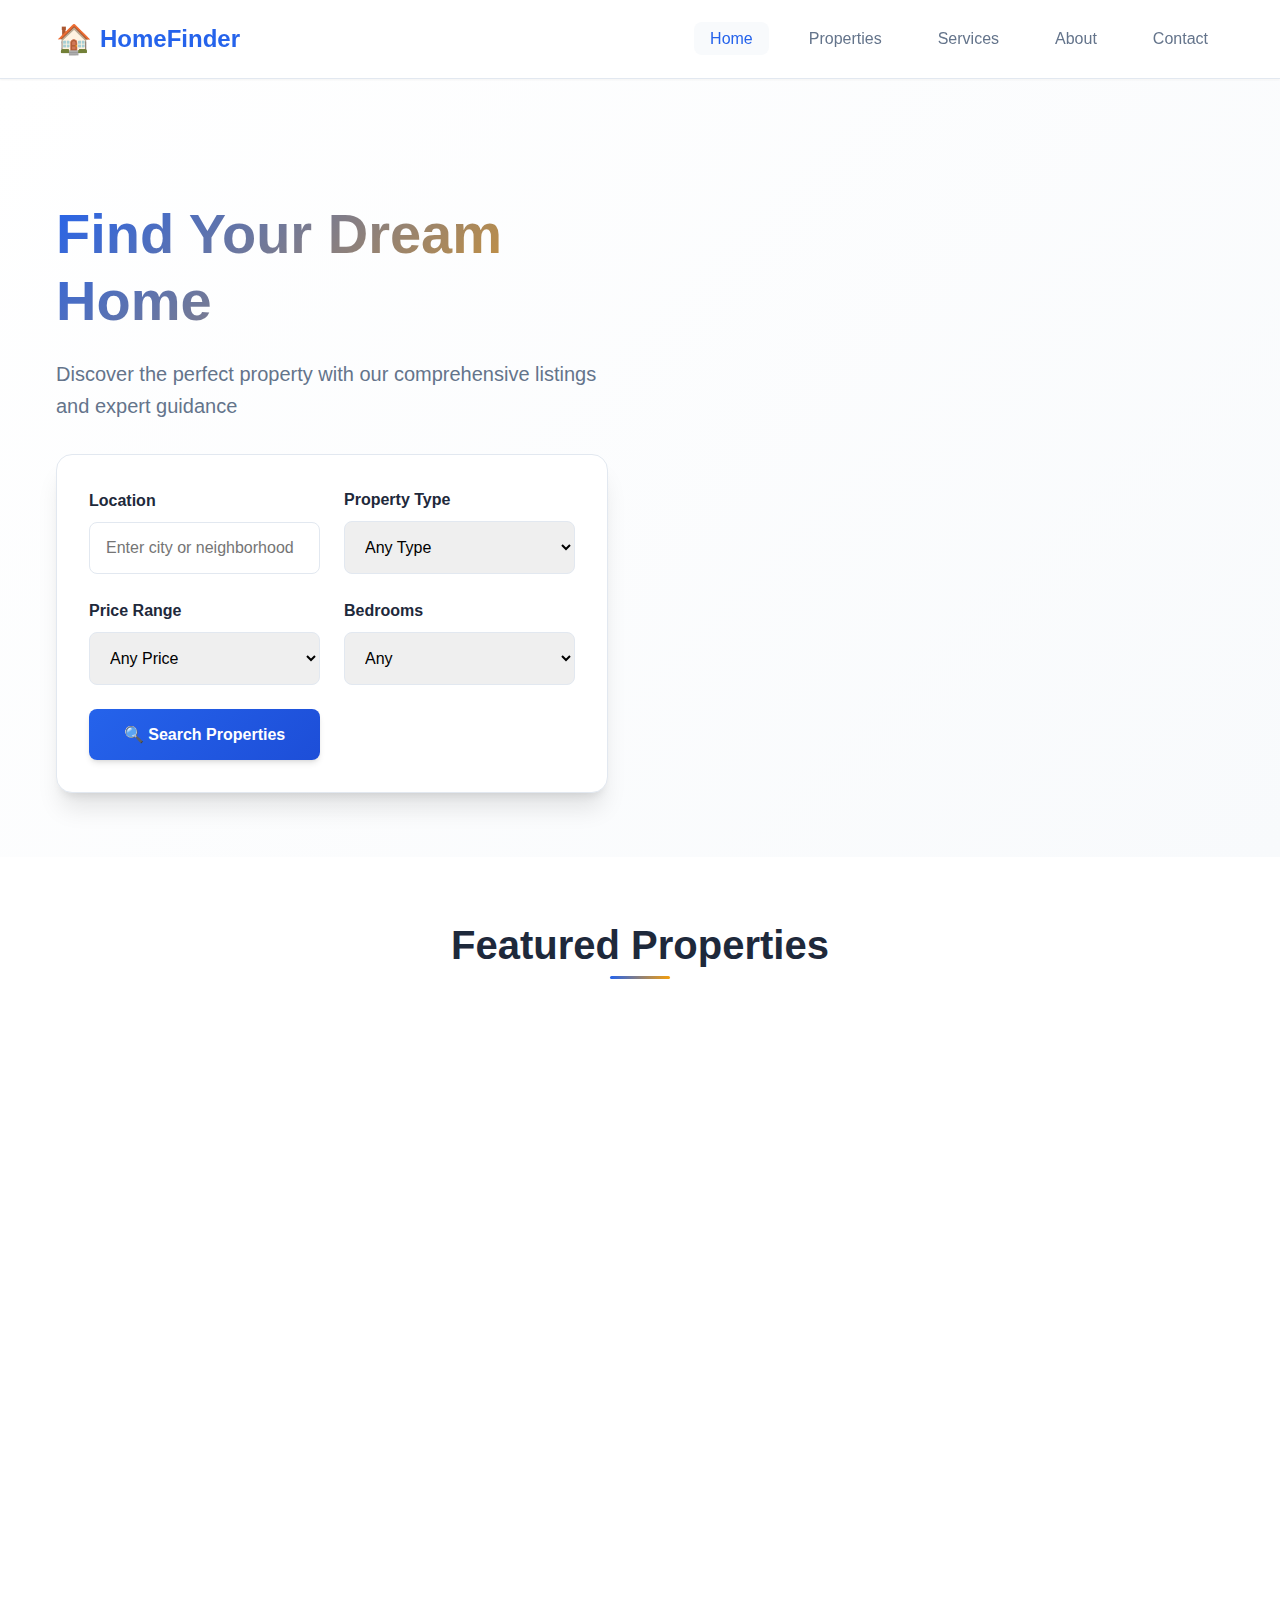
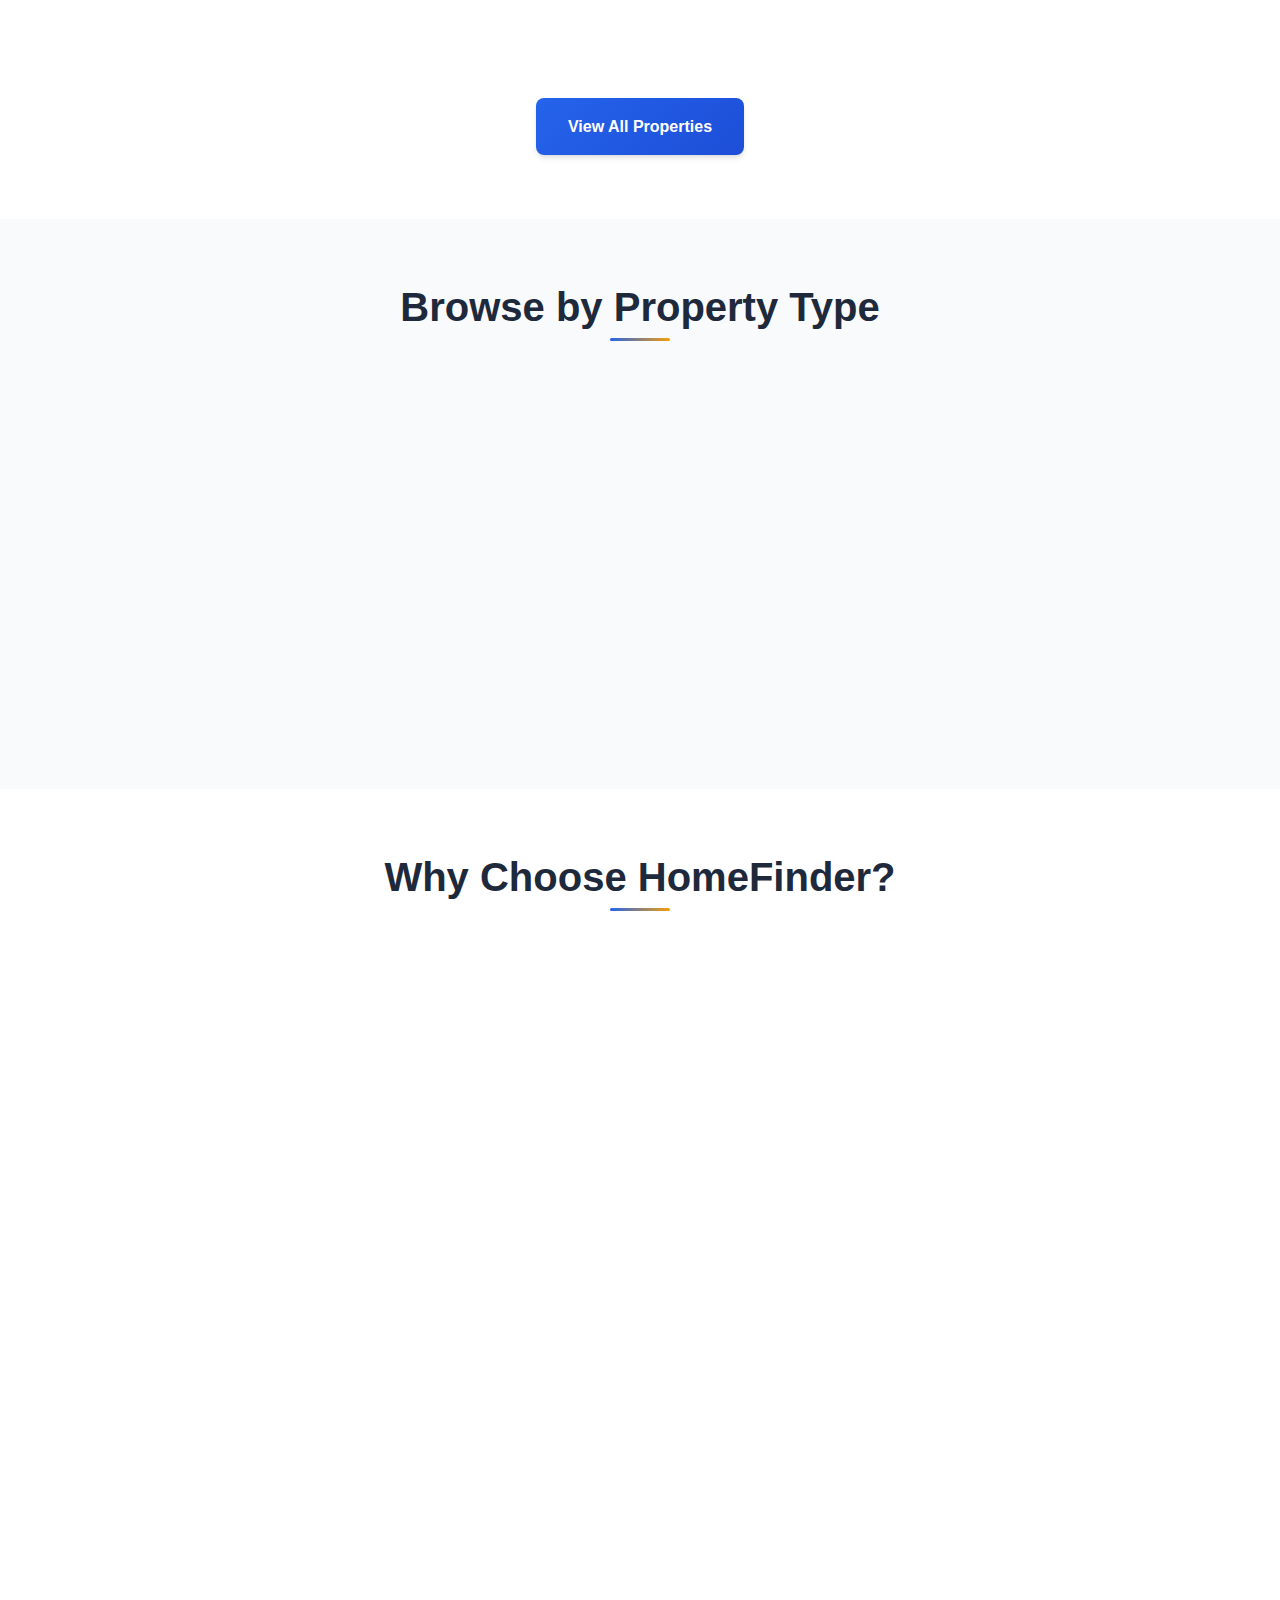
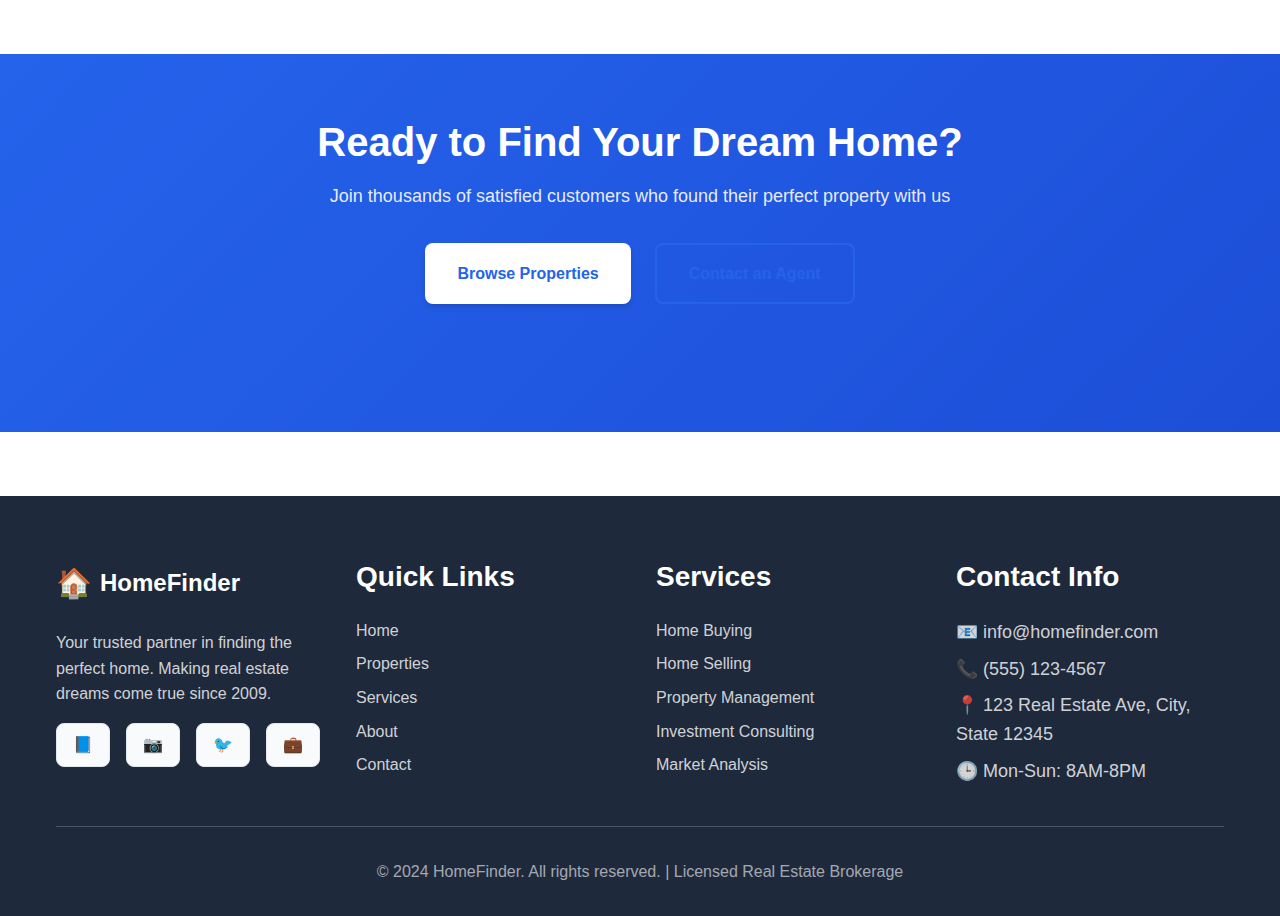
<file: index.html>
<!DOCTYPE html>
<html lang="en">
<head>
    <meta charset="UTF-8">
    <meta name="viewport" content="width=device-width, initial-scale=1.0">
    <meta name="description" content="HomeFinder - Find your dream property with our comprehensive real estate listings">
    <title>HomeFinder | Find Your Dream Property</title>
    <link rel="stylesheet" href="css/styles.css">
</head>
<body>
    <header>
        <nav class="navbar">
            <div class="container">
                <div class="nav-brand">
                    <a href="index.html" class="logo">
                        <span class="logo-icon">🏠</span>
                        HomeFinder
                    </a>
                </div>
                <ul class="nav-menu">
                    <li><a href="index.html" class="active">Home</a></li>
                    <li><a href="pages/properties.html">Properties</a></li>
                    <li><a href="pages/services.html">Services</a></li>
                    <li><a href="pages/about.html">About</a></li>
                    <li><a href="pages/contact.html">Contact</a></li>
                </ul>
                <div class="nav-toggle">
                    <span></span>
                    <span></span>
                    <span></span>
                </div>
            </div>
        </nav>
    </header>

    <!-- Main Content -->
    <main>
        <!-- Hero Section -->
        <section class="hero" id="hero">
            <div class="hero-container">
                <div class="hero-content">
                    <h1 class="hero-title">Find Your Dream Home</h1>
                    <p class="hero-subtitle">Discover the perfect property with our comprehensive listings and expert guidance</p>
                    
                    <!-- Property Search Form -->
                    <div class="search-form-container">
                        <form class="property-search-form" id="propertySearchForm">
                            <div class="search-row">
                                <div class="search-field">
                                    <label for="location">Location</label>
                                    <input type="text" id="location" name="location" placeholder="Enter city or neighborhood">
                                </div>
                                <div class="search-field">
                                    <label for="propertyType">Property Type</label>
                                    <select id="propertyType" name="propertyType">
                                        <option value="">Any Type</option>
                                        <option value="house">House</option>
                                        <option value="apartment">Apartment</option>
                                        <option value="condo">Condo</option>
                                        <option value="townhouse">Townhouse</option>
                                    </select>
                                </div>
                                <div class="search-field">
                                    <label for="priceRange">Price Range</label>
                                    <select id="priceRange" name="priceRange">
                                        <option value="">Any Price</option>
                                        <option value="0-200000">Under 200Ksh</option>
                                        <option value="200000-500000">200Ksh - 500Ksh</option>
                                        <option value="500000-1000000">500Ksh - 1M</option>
                                        <option value="1000000+">1M+</option>
                                    </select>
                                </div>
                                <div class="search-field">
                                    <label for="bedrooms">Bedrooms</label>
                                    <select id="bedrooms" name="bedrooms">
                                        <option value="">Any</option>
                                        <option value="1">1+</option>
                                        <option value="2">2+</option>
                                        <option value="3">3+</option>
                                        <option value="4">4+</option>
                                    </select>
                                </div>
                                <button type="submit" class="btn btn-primary search-btn">
                                    🔍 Search Properties
                                </button>
                            </div>
                        </form>
                    </div>
                </div>
            </div>
        </section>

        <!-- Featured Properties -->
        <section class="featured-properties" id="featured">
            <div class="container">
                <h2 class="section-title">Featured Properties</h2>
                <div class="properties-grid">
                    <!-- Property 1 -->
                    <div class="property-card" data-aos="fade-up">
                        <div class="property-image">
                            <div class="image-placeholder">
                                <p>Modern Family Home</p>
                            </div>
                            <div class="property-badge">Featured</div>
                            <div class="property-price">450,000Ksh</div>
                        </div>
                        <div class="property-info">
                            <h3>Beautiful Family Home</h3>
                            <p class="property-location">📍 Bamburi, Mombasa</p>
                            <div class="property-details">
                                <span class="detail">🛏️ 4 Beds</span>
                                <span class="detail">🚿 3 Baths</span>
                                <span class="detail">📐 2,400 sq ft</span>
                            </div>
                            <p class="property-description">Spacious modern home with updated kitchen, hardwood floors, and large backyard perfect for families.</p>
                            <div class="property-actions">
                                <button class="btn btn-primary">View Details</button>
                                <button class="btn btn-secondary">💖 Save</button>
                            </div>
                        </div>
                    </div>

                    <!-- Property 2 -->
                    <div class="property-card" data-aos="fade-up" data-aos-delay="100">
                        <div class="property-image">
                            <div class="image-placeholder">
                                <p>Luxury Apartment</p>
                            </div>
                            <div class="property-badge new">New</div>
                            <div class="property-price">320,000Ksh</div>
                        </div>
                        <div class="property-info">
                            <h3>Luxury Downtown Apartment</h3>
                            <p class="property-location">📍 Mambio, Kilifi</p>
                            <div class="property-details">
                                <span class="detail">🛏️ 2 Beds</span>
                                <span class="detail">🚿 2 Baths</span>
                                <span class="detail">📐 1,200 sq ft</span>
                            </div>
                            <p class="property-description">High-rise apartment with stunning city views, modern amenities, and prime location near public transport.</p>
                            <div class="property-actions">
                                <button class="btn btn-primary">View Details</button>
                                <button class="btn btn-secondary">💖 Save</button>
                            </div>
                        </div>
                    </div>

                    <!-- Property 3 -->
                    <div class="property-card" data-aos="fade-up" data-aos-delay="200">
                        <div class="property-image">
                            <div class="image-placeholder">
                                <p>Suburban Villa</p>
                            </div>
                            <div class="property-price">680,000Ksh</div>
                        </div>
                        <div class="property-info">
                            <h3>Elegant Suburban Villa</h3>
                            <p class="property-location">📍 Bamburi, Mombasa</p>
                            <div class="property-details">
                                <span class="detail">🛏️ 5 Beds</span>
                                <span class="detail">🚿 4 Baths</span>
                                <span class="detail">📐 3,200 sq ft</span>
                            </div>
                            <p class="property-description">Stunning villa with pool, gourmet kitchen, and three-car garage in prestigious neighborhood.</p>
                            <div class="property-actions">
                                <button class="btn btn-primary">View Details</button>
                                <button class="btn btn-secondary">💖 Save</button>
                            </div>
                        </div>
                    </div>
                </div>
                <div class="view-all-container">
                    <a href="pages/properties.html" class="btn btn-primary">View All Properties</a>
                </div>
            </div>
        </section>

        <!-- Property Types -->
        <section class="property-types">
            <div class="container">
                <h2 class="section-title">Browse by Property Type</h2>
                <div class="types-grid">
                    <div class="type-card" data-aos="fade-up">
                        <div class="type-icon">�</div>
                        <h3>Houses</h3>
                        <p>Single-family homes perfect for families</p>
                        <span class="property-count">150+ listings</span>
                    </div>
                    <div class="type-card" data-aos="fade-up" data-aos-delay="100">
                        <div class="type-icon">🏢</div>
                        <h3>Apartments</h3>
                        <p>Modern apartments in prime locations</p>
                        <span class="property-count">200+ listings</span>
                    </div>
                    <div class="type-card" data-aos="fade-up" data-aos-delay="200">
                        <div class="type-icon">🏘️</div>
                        <h3>Condos</h3>
                        <p>Luxury condominiums with amenities</p>
                        <span class="property-count">80+ listings</span>
                    </div>
                    <div class="type-card" data-aos="fade-up" data-aos-delay="300">
                        <div class="type-icon">🏛️</div>
                        <h3>Townhouses</h3>
                        <p>Spacious townhouses in great neighborhoods</p>
                        <span class="property-count">60+ listings</span>
                    </div>
                </div>
            </div>
        </section>

        <!-- Why Choose Us -->
        <section class="why-choose-us">
            <div class="container">
                <h2 class="section-title">Why Choose HomeFinder?</h2>
                <div class="features-grid">
                    <div class="feature-card" data-aos="fade-up">
                        <div class="feature-icon">🔍</div>
                        <h3>Advanced Search</h3>
                        <p>Find exactly what you're looking for with our powerful search filters and map-based browsing.</p>
                    </div>
                    <div class="feature-card" data-aos="fade-up" data-aos-delay="100">
                        <div class="feature-icon">👥</div>
                        <h3>Expert Agents</h3>
                        <p>Work with experienced real estate professionals who know the local market inside and out.</p>
                    </div>
                    <div class="feature-card" data-aos="fade-up" data-aos-delay="200">
                        <div class="feature-icon">📱</div>
                        <h3>Mobile Ready</h3>
                        <p>Search for properties on the go with our fully responsive mobile-optimized platform.</p>
                    </div>
                    <div class="feature-card" data-aos="fade-up" data-aos-delay="300">
                        <div class="feature-icon">💰</div>
                        <h3>Best Prices</h3>
                        <p>Access competitive pricing and exclusive deals you won't find anywhere else.</p>
                    </div>
                </div>
            </div>
        </section>

        <!-- Call to Action -->
        <section class="cta">
            <div class="container">
                <h2>Ready to Find Your Dream Home?</h2>
                <p>Join thousands of satisfied customers who found their perfect property with us</p>
                <div class="cta-buttons">
                    <a href="pages/properties.html" class="btn btn-primary">Browse Properties</a>
                    <a href="pages/contact.html" class="btn btn-secondary">Contact an Agent</a>
                </div>
            </div>
        </section>
    </main>

    <!-- Footer -->
    <footer>
        <div class="container">
            <div class="footer-content">
                <div class="footer-section">
                    <div class="footer-logo">
                        <span class="logo-icon">🏠</span>
                        HomeFinder
                    </div>
                    <p>Your trusted partner in finding the perfect home. Making real estate dreams come true since 2009.</p>
                    <div class="social-links">
                        <a href="#" class="social-link">📘</a>
                        <a href="#" class="social-link">📷</a>
                        <a href="#" class="social-link">🐦</a>
                        <a href="#" class="social-link">💼</a>
                    </div>
                </div>
                
                <div class="footer-section">
                    <h3>Quick Links</h3>
                    <ul>
                        <li><a href="index.html">Home</a></li>
                        <li><a href="pages/properties.html">Properties</a></li>
                        <li><a href="pages/services.html">Services</a></li>
                        <li><a href="pages/about.html">About</a></li>
                        <li><a href="pages/contact.html">Contact</a></li>
                    </ul>
                </div>
                
                <div class="footer-section">
                    <h3>Services</h3>
                    <ul>
                        <li><a href="pages/services.html">Home Buying</a></li>
                        <li><a href="pages/services.html">Home Selling</a></li>
                        <li><a href="pages/services.html">Property Management</a></li>
                        <li><a href="pages/services.html">Investment Consulting</a></li>
                        <li><a href="pages/services.html">Market Analysis</a></li>
                    </ul>
                </div>
                
                <div class="footer-section">
                    <h3>Contact Info</h3>
                    <div class="contact-info">
                        <p>📧 info@homefinder.com</p>
                        <p>📞 (555) 123-4567</p>
                        <p>📍 123 Real Estate Ave, City, State 12345</p>
                        <p>🕒 Mon-Sun: 8AM-8PM</p>
                    </div>
                </div>
            </div>
            
            <div class="footer-bottom">
                <p>&copy; 2024 HomeFinder. All rights reserved. | Licensed Real Estate Brokerage</p>
            </div>
        </div>
    </footer>

    <script src="js/script.js"></script>
</body>
</html>
</file>
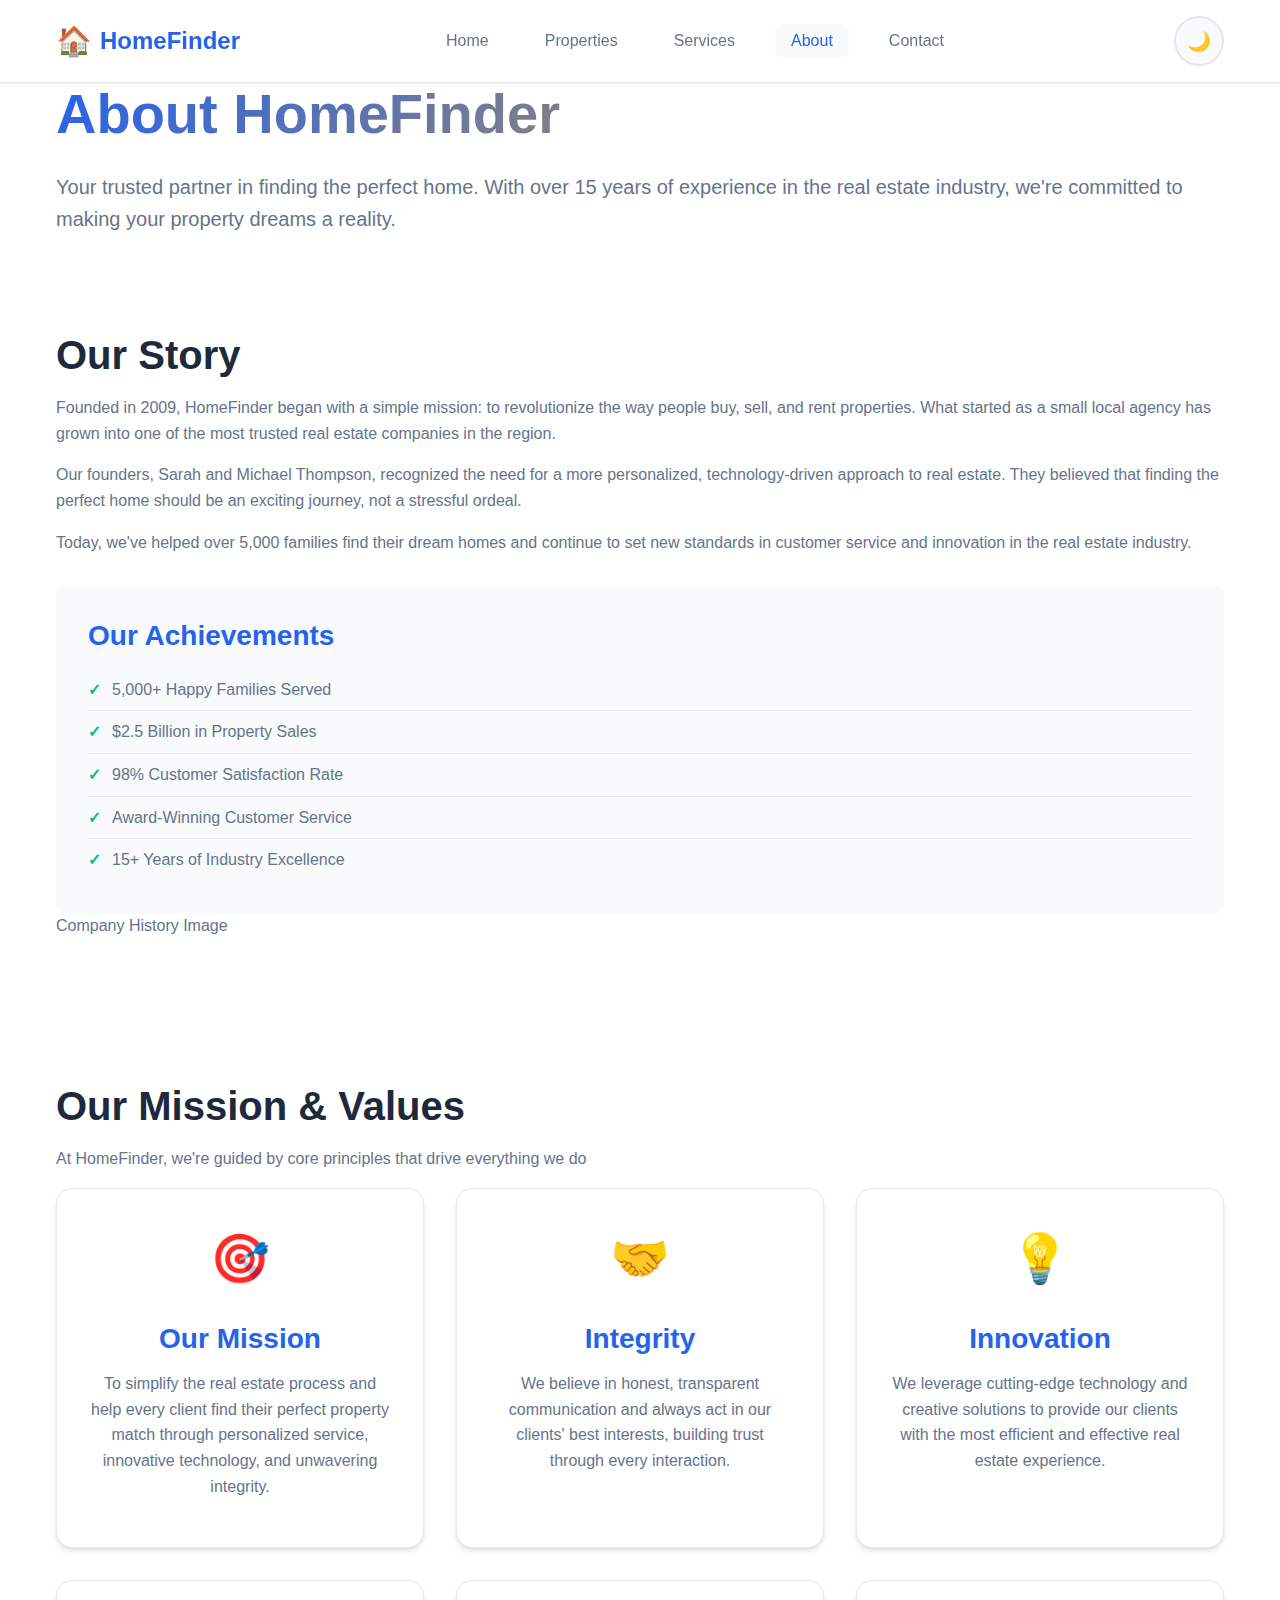
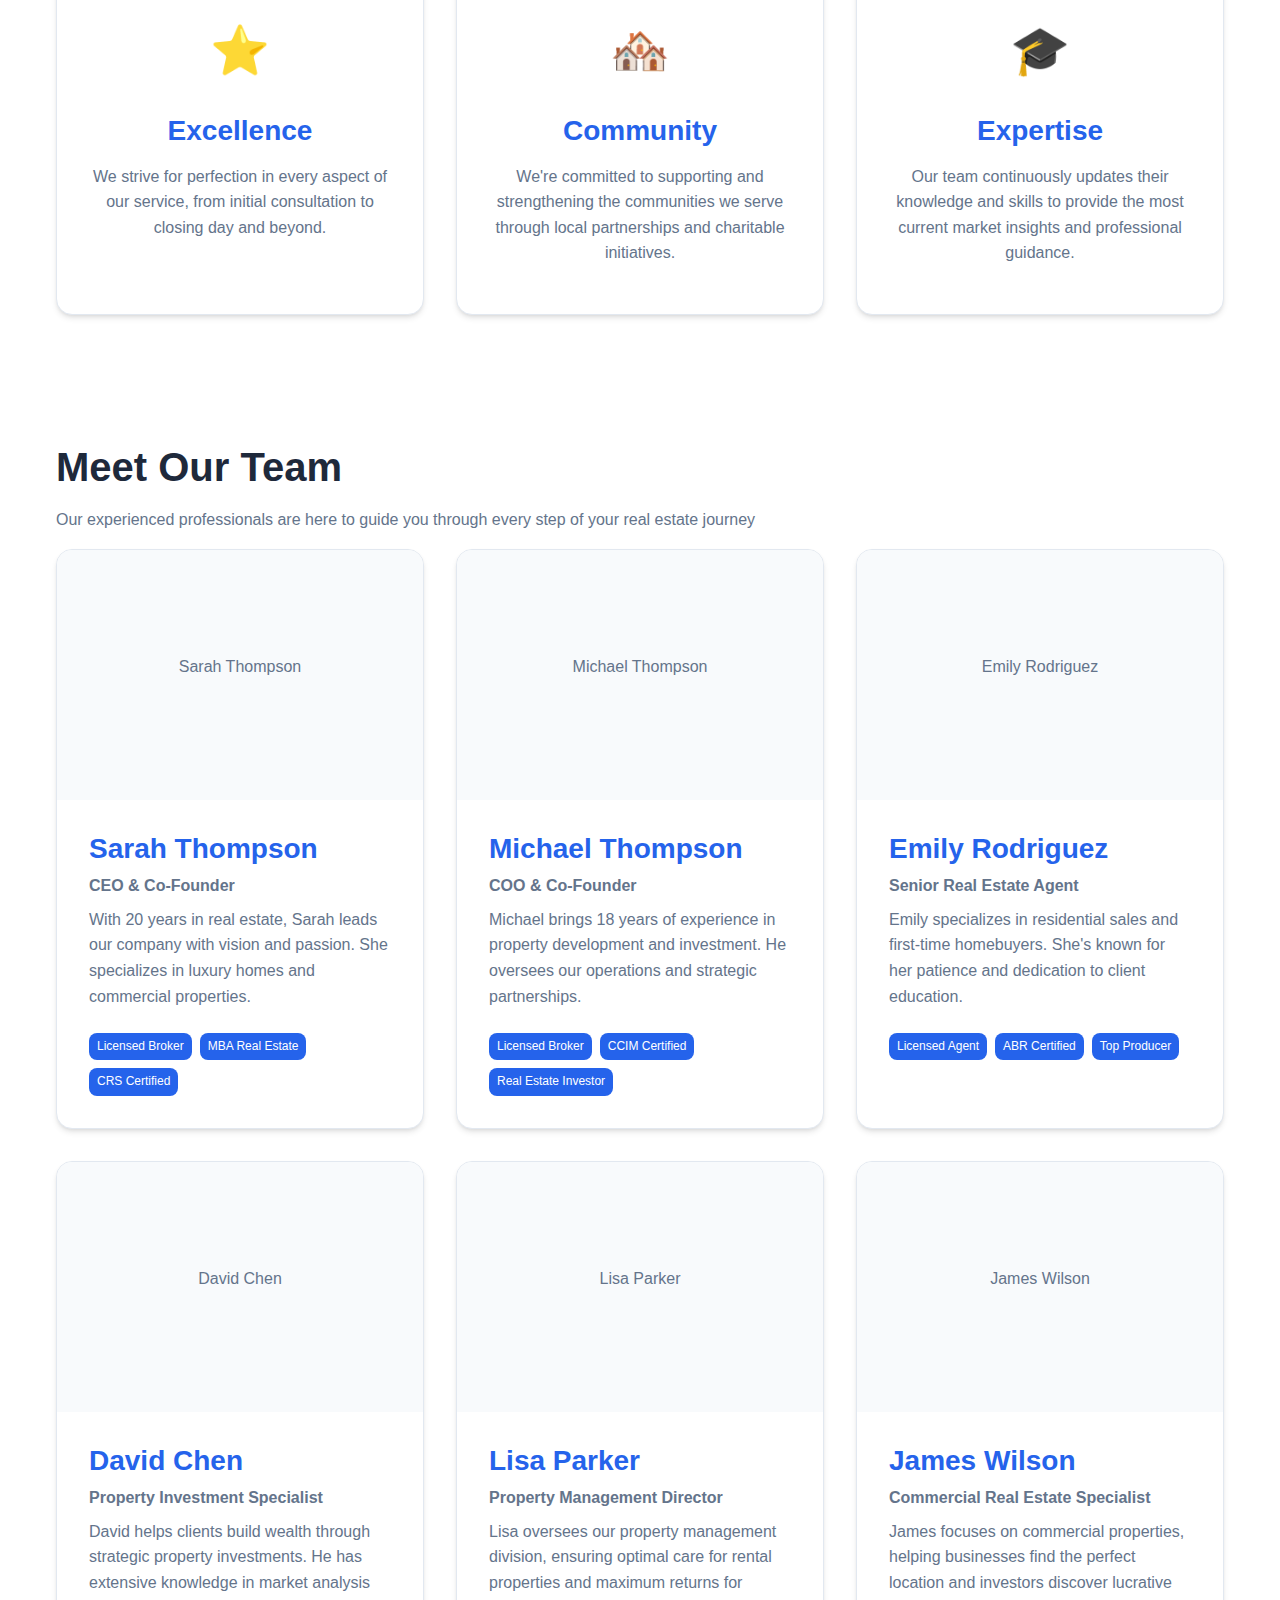
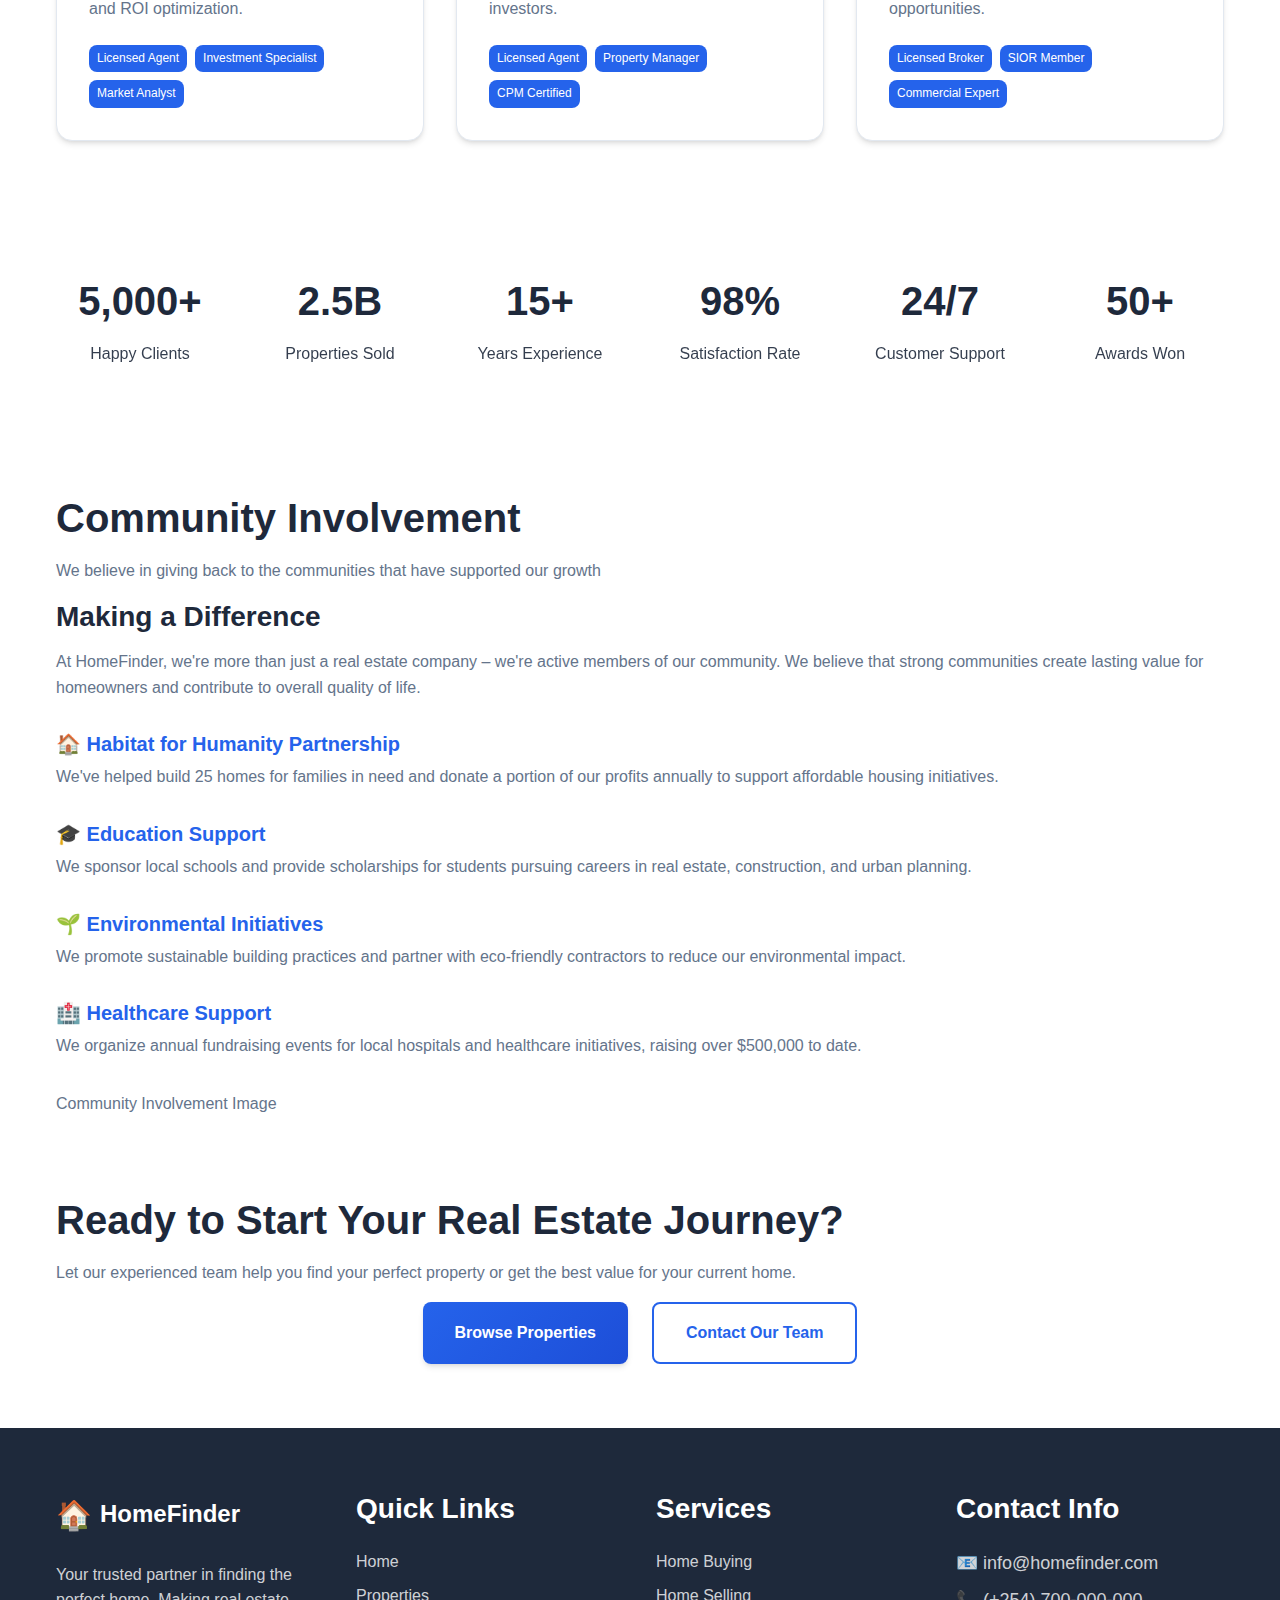
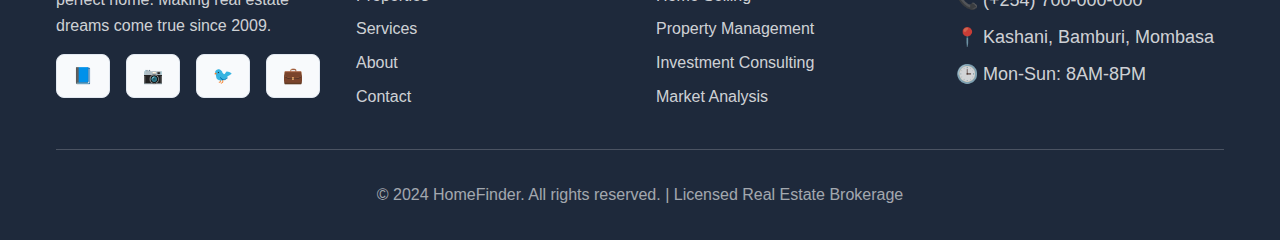
<file: pages/about.html>
<!DOCTYPE html>
<html lang="en">
<head>
    <meta charset="UTF-8">
    <meta name="viewport" content="width=device-width, initial-scale=1.0">
    <title>About HomeFinder - Your Trusted Real Estate Partner</title>
    <link rel="stylesheet" href="../css/styles.css">
</head>
<body>
    <header>
        <nav class="navbar">
            <div class="container">
                <div class="nav-brand">
                    <a href="../index.html" class="logo">
                        <span class="logo-icon">🏠</span>
                        HomeFinder
                    </a>
                </div>
                <ul class="nav-menu">
                    <li><a href="../index.html">Home</a></li>
                    <li><a href="properties.html">Properties</a></li>
                    <li><a href="services.html">Services</a></li>
                    <li><a href="about.html" class="active">About</a></li>
                    <li><a href="contact.html">Contact</a></li>
                </ul>
                <div class="theme-toggle">
                    <button class="theme-toggle-btn" id="themeToggle" aria-label="Toggle dark mode">
                        <span class="theme-icon">🌙</span>
                    </button>
                </div>
                <div class="nav-toggle">
                    <span></span>
                    <span></span>
                    <span></span>
                </div>
            </div>
        </nav>
    </header>

    <main>
        <!-- Hero Section -->
        <section class="hero-section bg-primary">
            <div class="container">
                <div class="hero-content">
                    <h1 class="hero-title">About HomeFinder</h1>
                    <p class="hero-subtitle">Your trusted partner in finding the perfect home. With over 15 years of experience in the real estate industry, we're committed to making your property dreams a reality.</p>
                </div>
            </div>
        </section>

        <!-- Company Story Section -->
        <section class="company-story">
            <div class="container">
                <div class="grid-2">
                    <div class="content">
                        <h2>Our Story</h2>
                        <p>Founded in 2009, HomeFinder began with a simple mission: to revolutionize the way people buy, sell, and rent properties. What started as a small local agency has grown into one of the most trusted real estate companies in the region.</p>
                        <p>Our founders, Sarah and Michael Thompson, recognized the need for a more personalized, technology-driven approach to real estate. They believed that finding the perfect home should be an exciting journey, not a stressful ordeal.</p>
                        <p>Today, we've helped over 5,000 families find their dream homes and continue to set new standards in customer service and innovation in the real estate industry.</p>
                        
                        <div class="achievements">
                            <h3>Our Achievements</h3>
                            <ul>
                                <li>5,000+ Happy Families Served</li>
                                <li>$2.5 Billion in Property Sales</li>
                                <li>98% Customer Satisfaction Rate</li>
                                <li>Award-Winning Customer Service</li>
                                <li>15+ Years of Industry Excellence</li>
                            </ul>
                        </div>
                    </div>
                    <div class="image-container">
                        <div class="placeholder-image">
                            <p>Company History Image</p>
                        </div>
                    </div>
                </div>
            </div>
        </section>

        <!-- Mission & Values Section -->
        <section class="mission-values bg-light">
            <div class="container">
                <div class="section-header">
                    <h2>Our Mission & Values</h2>
                    <p>At HomeFinder, we're guided by core principles that drive everything we do</p>
                </div>
                
                <div class="values-grid">
                    <div class="value-card">
                        <div class="value-icon">🎯</div>
                        <h3>Our Mission</h3>
                        <p>To simplify the real estate process and help every client find their perfect property match through personalized service, innovative technology, and unwavering integrity.</p>
                    </div>
                    
                    <div class="value-card">
                        <div class="value-icon">🤝</div>
                        <h3>Integrity</h3>
                        <p>We believe in honest, transparent communication and always act in our clients' best interests, building trust through every interaction.</p>
                    </div>
                    
                    <div class="value-card">
                        <div class="value-icon">💡</div>
                        <h3>Innovation</h3>
                        <p>We leverage cutting-edge technology and creative solutions to provide our clients with the most efficient and effective real estate experience.</p>
                    </div>
                    
                    <div class="value-card">
                        <div class="value-icon">⭐</div>
                        <h3>Excellence</h3>
                        <p>We strive for perfection in every aspect of our service, from initial consultation to closing day and beyond.</p>
                    </div>
                    
                    <div class="value-card">
                        <div class="value-icon">🏘️</div>
                        <h3>Community</h3>
                        <p>We're committed to supporting and strengthening the communities we serve through local partnerships and charitable initiatives.</p>
                    </div>
                    
                    <div class="value-card">
                        <div class="value-icon">🎓</div>
                        <h3>Expertise</h3>
                        <p>Our team continuously updates their knowledge and skills to provide the most current market insights and professional guidance.</p>
                    </div>
                </div>
            </div>
        </section>

        <!-- Team Section -->
        <section class="team-section">
            <div class="container">
                <div class="section-header">
                    <h2>Meet Our Team</h2>
                    <p>Our experienced professionals are here to guide you through every step of your real estate journey</p>
                </div>
                
                <div class="team-grid">
                    <div class="team-member">
                        <div class="member-image">
                            <div class="placeholder-image">
                                <p>Sarah Thompson</p>
                            </div>
                        </div>
                        <div class="member-info">
                            <h3>Sarah Thompson</h3>
                            <p class="member-title">CEO & Co-Founder</p>
                            <p class="member-bio">With 20 years in real estate, Sarah leads our company with vision and passion. She specializes in luxury homes and commercial properties.</p>
                            <div class="member-credentials">
                                <span class="credential">Licensed Broker</span>
                                <span class="credential">MBA Real Estate</span>
                                <span class="credential">CRS Certified</span>
                            </div>
                        </div>
                    </div>
                    
                    <div class="team-member">
                        <div class="member-image">
                            <div class="placeholder-image">
                                <p>Michael Thompson</p>
                            </div>
                        </div>
                        <div class="member-info">
                            <h3>Michael Thompson</h3>
                            <p class="member-title">COO & Co-Founder</p>
                            <p class="member-bio">Michael brings 18 years of experience in property development and investment. He oversees our operations and strategic partnerships.</p>
                            <div class="member-credentials">
                                <span class="credential">Licensed Broker</span>
                                <span class="credential">CCIM Certified</span>
                                <span class="credential">Real Estate Investor</span>
                            </div>
                        </div>
                    </div>
                    
                    <div class="team-member">
                        <div class="member-image">
                            <div class="placeholder-image">
                                <p>Emily Rodriguez</p>
                            </div>
                        </div>
                        <div class="member-info">
                            <h3>Emily Rodriguez</h3>
                            <p class="member-title">Senior Real Estate Agent</p>
                            <p class="member-bio">Emily specializes in residential sales and first-time homebuyers. She's known for her patience and dedication to client education.</p>
                            <div class="member-credentials">
                                <span class="credential">Licensed Agent</span>
                                <span class="credential">ABR Certified</span>
                                <span class="credential">Top Producer</span>
                            </div>
                        </div>
                    </div>
                    
                    <div class="team-member">
                        <div class="member-image">
                            <div class="placeholder-image">
                                <p>David Chen</p>
                            </div>
                        </div>
                        <div class="member-info">
                            <h3>David Chen</h3>
                            <p class="member-title">Property Investment Specialist</p>
                            <p class="member-bio">David helps clients build wealth through strategic property investments. He has extensive knowledge in market analysis and ROI optimization.</p>
                            <div class="member-credentials">
                                <span class="credential">Licensed Agent</span>
                                <span class="credential">Investment Specialist</span>
                                <span class="credential">Market Analyst</span>
                            </div>
                        </div>
                    </div>
                    
                    <div class="team-member">
                        <div class="member-image">
                            <div class="placeholder-image">
                                <p>Lisa Parker</p>
                            </div>
                        </div>
                        <div class="member-info">
                            <h3>Lisa Parker</h3>
                            <p class="member-title">Property Management Director</p>
                            <p class="member-bio">Lisa oversees our property management division, ensuring optimal care for rental properties and maximum returns for investors.</p>
                            <div class="member-credentials">
                                <span class="credential">Licensed Agent</span>
                                <span class="credential">Property Manager</span>
                                <span class="credential">CPM Certified</span>
                            </div>
                        </div>
                    </div>
                    
                    <div class="team-member">
                        <div class="member-image">
                            <div class="placeholder-image">
                                <p>James Wilson</p>
                            </div>
                        </div>
                        <div class="member-info">
                            <h3>James Wilson</h3>
                            <p class="member-title">Commercial Real Estate Specialist</p>
                            <p class="member-bio">James focuses on commercial properties, helping businesses find the perfect location and investors discover lucrative opportunities.</p>
                            <div class="member-credentials">
                                <span class="credential">Licensed Broker</span>
                                <span class="credential">SIOR Member</span>
                                <span class="credential">Commercial Expert</span>
                            </div>
                        </div>
                    </div>
                </div>
            </div>
        </section>

        <!-- Company Stats Section -->
        <section class="company-stats bg-primary text-white">
            <div class="container">
                <div class="stats-grid">
                    <div class="stat-item">
                        <div class="stat-number">5,000+</div>
                        <div class="stat-label">Happy Clients</div>
                    </div>
                    <div class="stat-item">
                        <div class="stat-number">2.5B</div>
                        <div class="stat-label">Properties Sold</div>
                    </div>
                    <div class="stat-item">
                        <div class="stat-number">15+</div>
                        <div class="stat-label">Years Experience</div>
                    </div>
                    <div class="stat-item">
                        <div class="stat-number">98%</div>
                        <div class="stat-label">Satisfaction Rate</div>
                    </div>
                    <div class="stat-item">
                        <div class="stat-number">24/7</div>
                        <div class="stat-label">Customer Support</div>
                    </div>
                    <div class="stat-item">
                        <div class="stat-number">50+</div>
                        <div class="stat-label">Awards Won</div>
                    </div>
                </div>
            </div>
        </section>

        <!-- Community Involvement Section -->
        <section class="community-involvement">
            <div class="container">
                <div class="section-header">
                    <h2>Community Involvement</h2>
                    <p>We believe in giving back to the communities that have supported our growth</p>
                </div>
                
                <div class="grid-2">
                    <div class="content">
                        <h3>Making a Difference</h3>
                        <p>At HomeFinder, we're more than just a real estate company – we're active members of our community. We believe that strong communities create lasting value for homeowners and contribute to overall quality of life.</p>
                        
                        <div class="involvement-list">
                            <div class="involvement-item">
                                <h4>🏠 Habitat for Humanity Partnership</h4>
                                <p>We've helped build 25 homes for families in need and donate a portion of our profits annually to support affordable housing initiatives.</p>
                            </div>
                            
                            <div class="involvement-item">
                                <h4>🎓 Education Support</h4>
                                <p>We sponsor local schools and provide scholarships for students pursuing careers in real estate, construction, and urban planning.</p>
                            </div>
                            
                            <div class="involvement-item">
                                <h4>🌱 Environmental Initiatives</h4>
                                <p>We promote sustainable building practices and partner with eco-friendly contractors to reduce our environmental impact.</p>
                            </div>
                            
                            <div class="involvement-item">
                                <h4>🏥 Healthcare Support</h4>
                                <p>We organize annual fundraising events for local hospitals and healthcare initiatives, raising over $500,000 to date.</p>
                            </div>
                        </div>
                    </div>
                    <div class="image-container">
                        <div class="placeholder-image">
                            <p>Community Involvement Image</p>
                        </div>
                    </div>
                </div>
            </div>
        </section>

        <!-- Call to Action Section -->
        <section class="cta-section bg-light">
            <div class="container">
                <div class="cta-content">
                    <h2>Ready to Start Your Real Estate Journey?</h2>
                    <p>Let our experienced team help you find your perfect property or get the best value for your current home.</p>
                    <div class="cta-buttons">
                        <a href="properties.html" class="btn btn-primary">Browse Properties</a>
                        <a href="contact.html" class="btn btn-secondary">Contact Our Team</a>
                    </div>
                </div>
            </div>
        </section>
    </main>

    <footer>
        <div class="container">
            <div class="footer-content">
                <div class="footer-section">
                    <div class="footer-logo">
                        <span class="logo-icon">🏠</span>
                        HomeFinder
                    </div>
                    <p>Your trusted partner in finding the perfect home. Making real estate dreams come true since 2009.</p>
                    <div class="social-links">
                        <a href="#" class="social-link">📘</a>
                        <a href="#" class="social-link">📷</a>
                        <a href="#" class="social-link">🐦</a>
                        <a href="#" class="social-link">💼</a>
                    </div>
                </div>
                
                <div class="footer-section">
                    <h3>Quick Links</h3>
                    <ul>
                        <li><a href="../index.html">Home</a></li>
                        <li><a href="properties.html">Properties</a></li>
                        <li><a href="services.html">Services</a></li>
                        <li><a href="about.html">About</a></li>
                        <li><a href="contact.html">Contact</a></li>
                    </ul>
                </div>
                
                <div class="footer-section">
                    <h3>Services</h3>
                    <ul>
                        <li><a href="services.html">Home Buying</a></li>
                        <li><a href="services.html">Home Selling</a></li>
                        <li><a href="services.html">Property Management</a></li>
                        <li><a href="services.html">Investment Consulting</a></li>
                        <li><a href="services.html">Market Analysis</a></li>
                    </ul>
                </div>
                
                <div class="footer-section">
                    <h3>Contact Info</h3>
                    <div class="contact-info">
                        <p>📧 info@homefinder.com</p>
                        <p>📞 (+254) 700-000-000</p>
                        <p>📍 Kashani, Bamburi, Mombasa </p>
                        <p>🕒 Mon-Sun: 8AM-8PM</p>
                    </div>
                </div>
            </div>
            
            <div class="footer-bottom">
                <p>&copy; 2024 HomeFinder. All rights reserved. | Licensed Real Estate Brokerage</p>
            </div>
        </div>
    </footer>

    <script src="../js/script.js"></script>
</body>
</html>
</file>
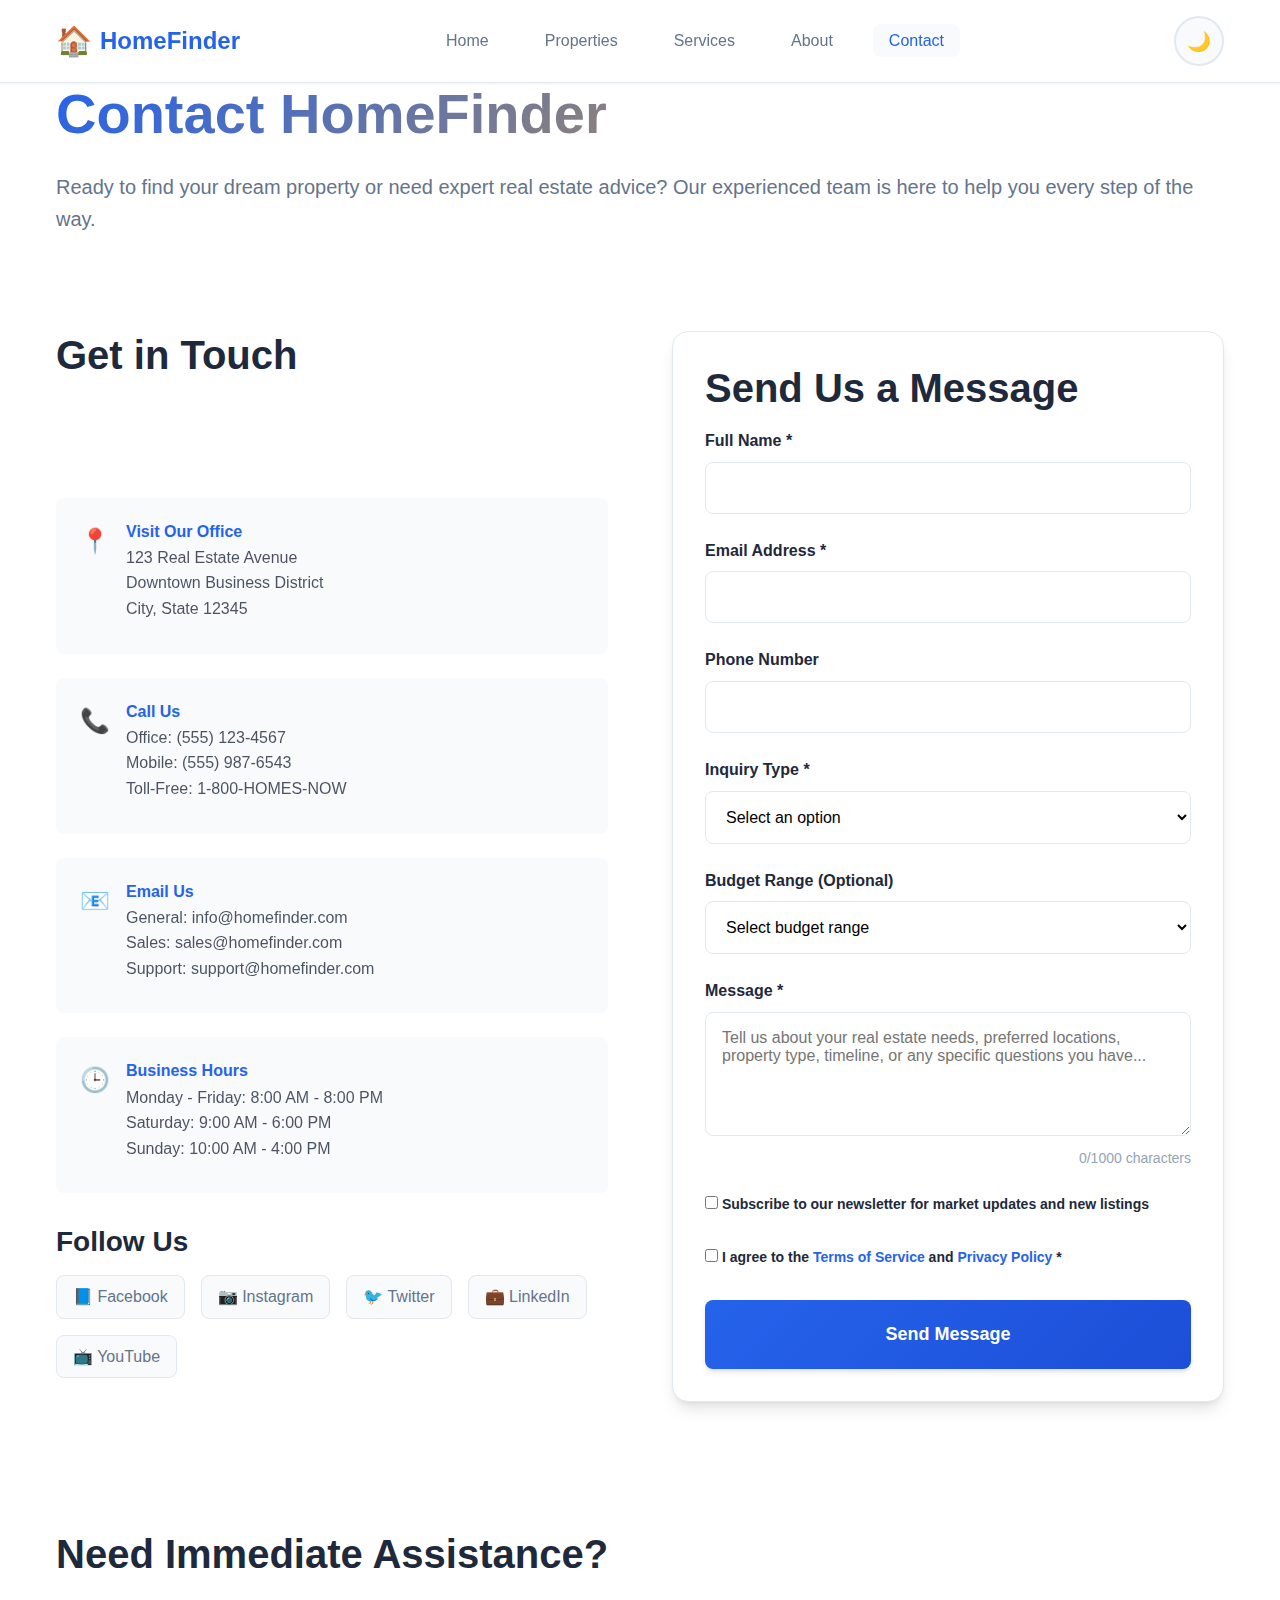
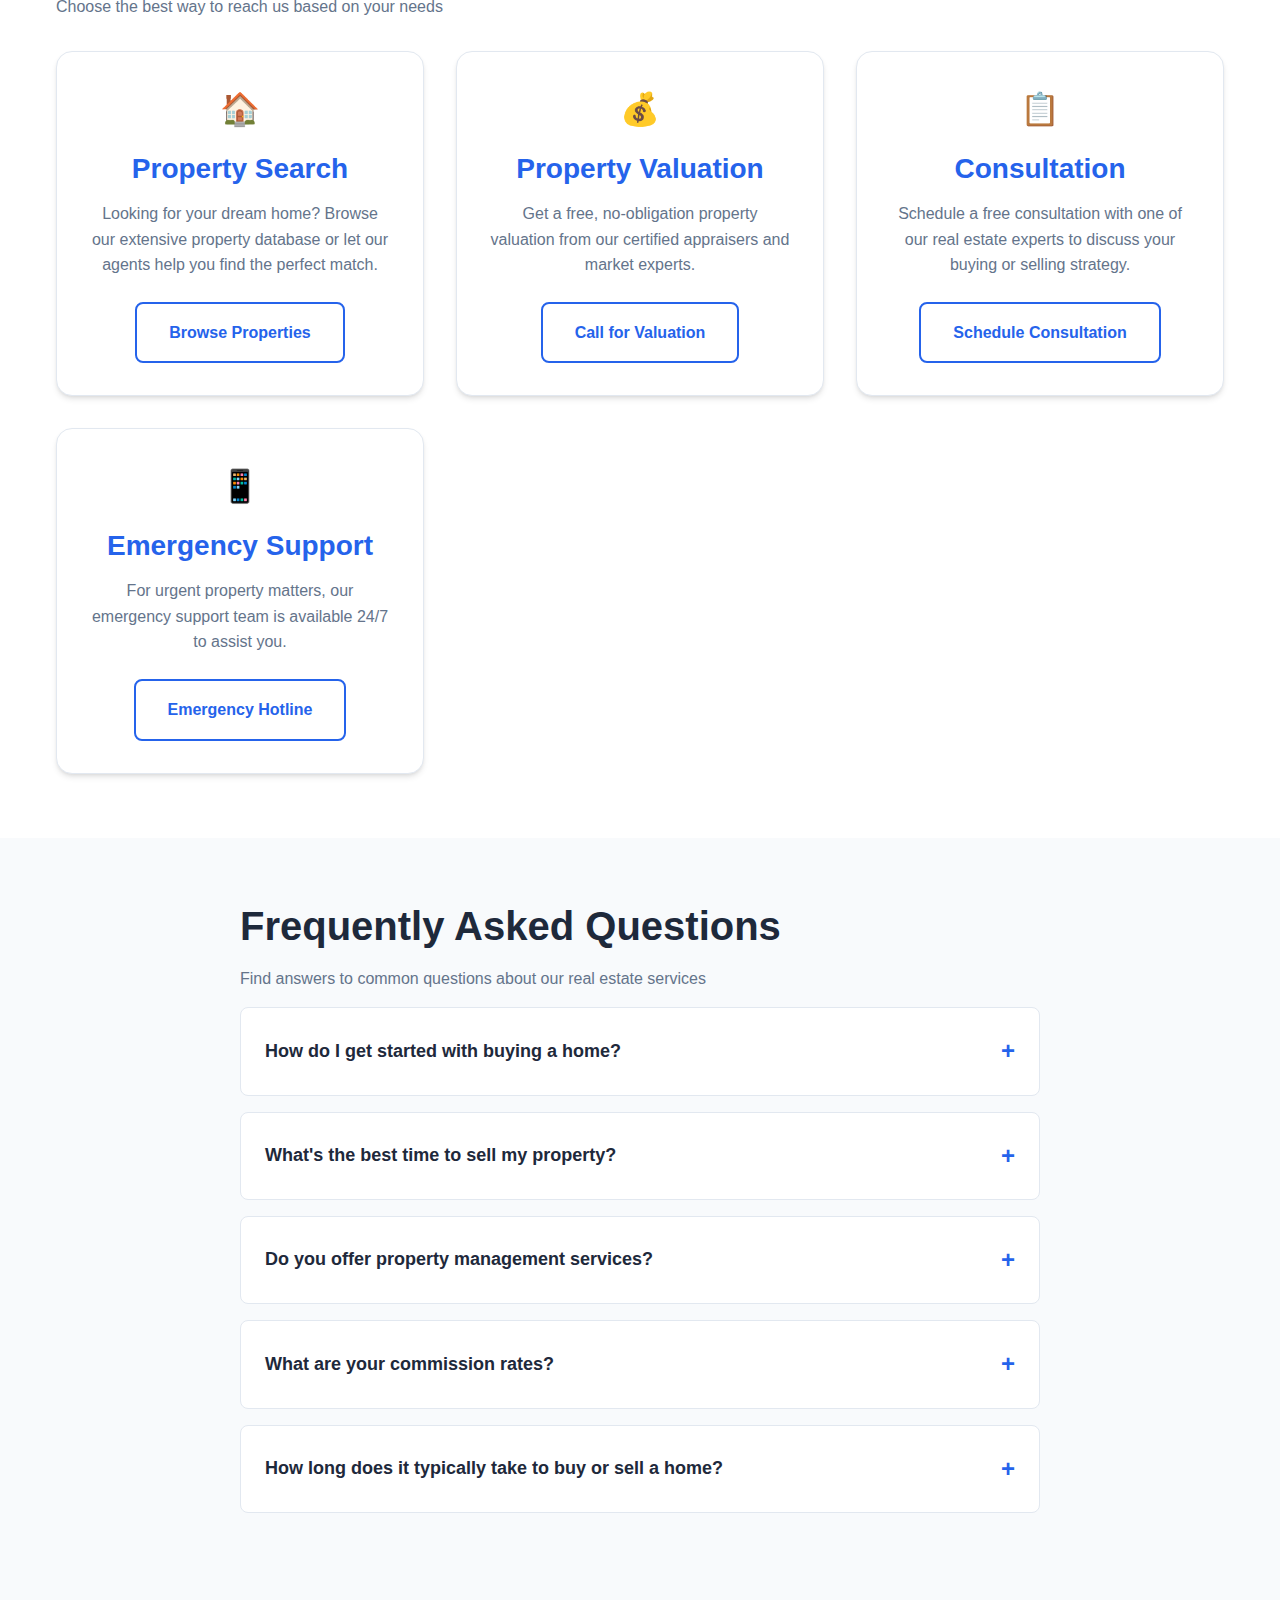
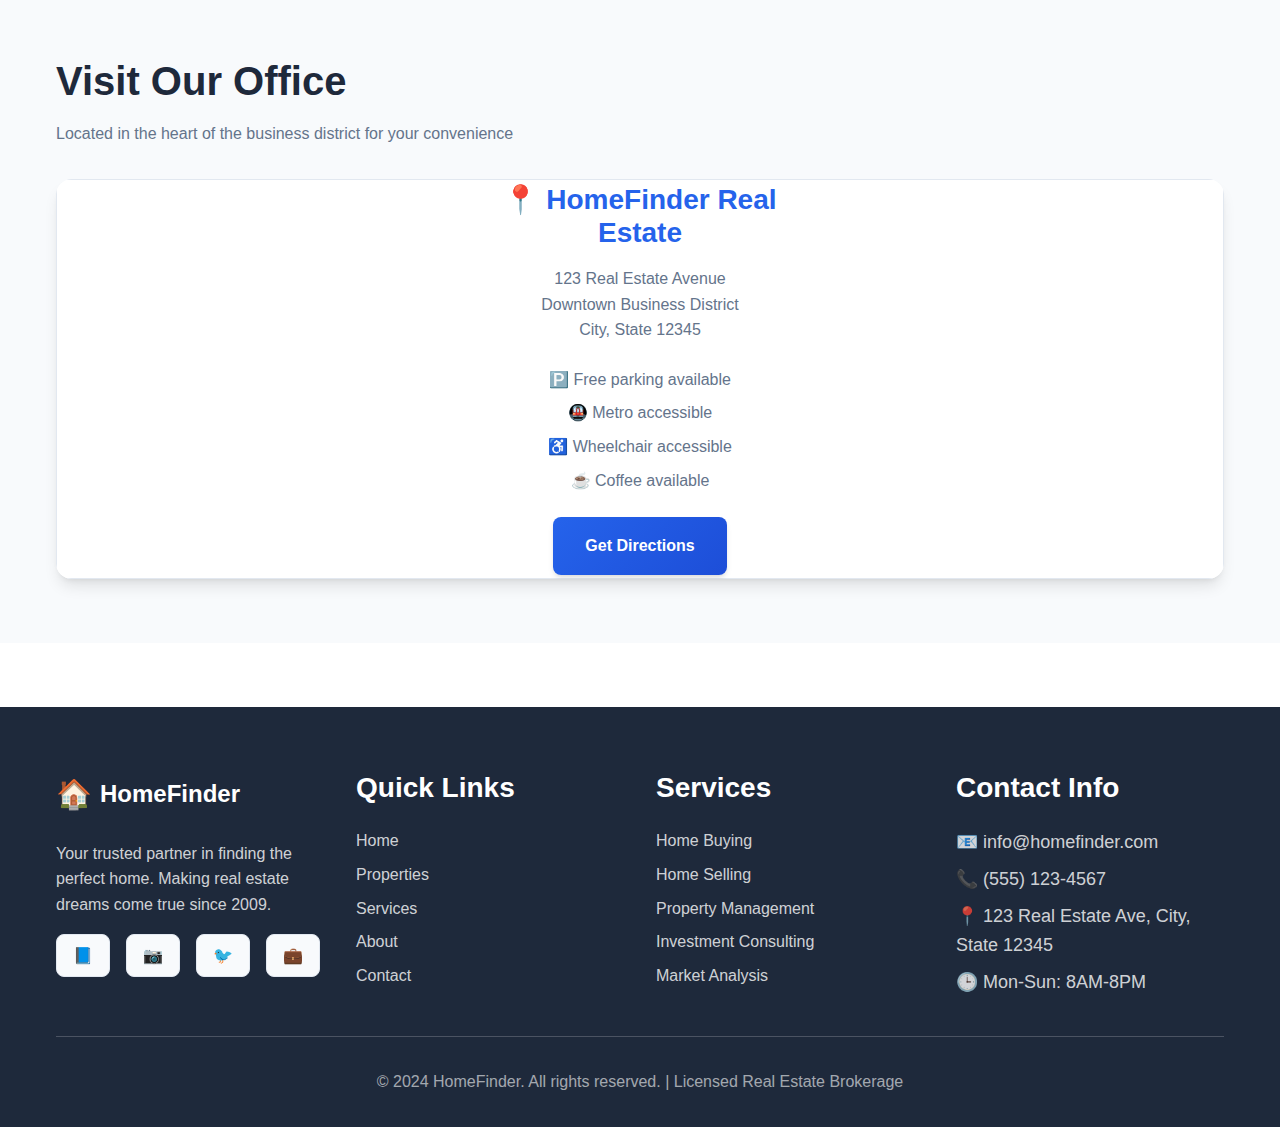
<file: pages/contact.html>
<!DOCTYPE html>
<html lang="en">
<head>
    <meta charset="UTF-8">
    <meta name="viewport" content="width=device-width, initial-scale=1.0">
    <title>Contact HomeFinder - Get In Touch With Our Real Estate Experts</title>
    <link rel="stylesheet" href="../css/styles.css">
</head>
<body>
    <header>
        <nav class="navbar">
            <div class="container">
                <div class="nav-brand">
                    <a href="../index.html" class="logo">
                        <span class="logo-icon">🏠</span>
                        HomeFinder
                    </a>
                </div>
                <ul class="nav-menu">
                    <li><a href="../index.html">Home</a></li>
                    <li><a href="properties.html">Properties</a></li>
                    <li><a href="services.html">Services</a></li>
                    <li><a href="about.html">About</a></li>
                    <li><a href="contact.html" class="active">Contact</a></li>
                </ul>
                <div class="theme-toggle">
                    <button class="theme-toggle-btn" id="themeToggle" aria-label="Toggle dark mode">
                        <span class="theme-icon">🌙</span>
                    </button>
                </div>
                <div class="nav-toggle">
                    <span></span>
                    <span></span>
                    <span></span>
                </div>
            </div>
        </nav>
    </header>

    <main>
        <!-- Hero Section -->
        <section class="hero-section bg-primary">
            <div class="container">
                <div class="hero-content">
                    <h1 class="hero-title">Contact HomeFinder</h1>
                    <p class="hero-subtitle">Ready to find your dream property or need expert real estate advice? Our experienced team is here to help you every step of the way.</p>
                </div>
            </div>
        </section>

        <!-- Contact Section -->
        <section class="contact-section">
            <div class="container">
                <div class="contact-grid">
                    <div class="contact-info">
                        <h2>Get in Touch</h2>
                        <p>Whether you're buying, selling, or investing in real estate, our team of experienced professionals is ready to assist you. Contact us today to start your real estate journey.</p>
                        
                        <div class="contact-details">
                            <div class="contact-item">
                                <div class="contact-icon">📍</div>
                                <div class="contact-content">
                                    <h3>Visit Our Office</h3>
                                    <p>123 Real Estate Avenue<br>Downtown Business District<br>City, State 12345</p>
                                </div>
                            </div>
                            
                            <div class="contact-item">
                                <div class="contact-icon">📞</div>
                                <div class="contact-content">
                                    <h3>Call Us</h3>
                                    <p>Office: (555) 123-4567<br>Mobile: (555) 987-6543<br>Toll-Free: 1-800-HOMES-NOW</p>
                                </div>
                            </div>
                            
                            <div class="contact-item">
                                <div class="contact-icon">📧</div>
                                <div class="contact-content">
                                    <h3>Email Us</h3>
                                    <p>General: info@homefinder.com<br>Sales: sales@homefinder.com<br>Support: support@homefinder.com</p>
                                </div>
                            </div>
                            
                            <div class="contact-item">
                                <div class="contact-icon">🕒</div>
                                <div class="contact-content">
                                    <h3>Business Hours</h3>
                                    <p>Monday - Friday: 8:00 AM - 8:00 PM<br>Saturday: 9:00 AM - 6:00 PM<br>Sunday: 10:00 AM - 4:00 PM</p>
                                </div>
                            </div>
                        </div>
                        
                        <div class="social-connect">
                            <h3>Follow Us</h3>
                            <div class="social-links">
                                <a href="#" class="social-link">📘 Facebook</a>
                                <a href="#" class="social-link">📷 Instagram</a>
                                <a href="#" class="social-link">🐦 Twitter</a>
                                <a href="#" class="social-link">💼 LinkedIn</a>
                                <a href="#" class="social-link">📺 YouTube</a>
                            </div>
                        </div>
                    </div>
                    
                    <div class="contact-form-container">
                        <div class="contact-form" id="contactForm">
                            <h2>Send Us a Message</h2>
                            <form>
                                <div class="form-group">
                                    <label for="name">Full Name *</label>
                                    <input type="text" id="name" name="name" required>
                                    <span id="nameError" class="error-message"></span>
                                </div>
                                
                                <div class="form-group">
                                    <label for="email">Email Address *</label>
                                    <input type="email" id="email" name="email" required>
                                    <span id="emailError" class="error-message"></span>
                                </div>
                                
                                <div class="form-group">
                                    <label for="phone">Phone Number</label>
                                    <input type="tel" id="phone" name="phone">
                                    <span id="phoneError" class="error-message"></span>
                                </div>
                                
                                <div class="form-group">
                                    <label for="subject">Inquiry Type *</label>
                                    <select id="subject" name="subject" required>
                                        <option value="">Select an option</option>
                                        <option value="buying">I'm Looking to Buy</option>
                                        <option value="selling">I Want to Sell My Property</option>
                                        <option value="renting">Property Rental Inquiry</option>
                                        <option value="investment">Investment Opportunities</option>
                                        <option value="valuation">Property Valuation</option>
                                        <option value="consultation">Free Consultation</option>
                                        <option value="other">Other</option>
                                    </select>
                                    <span id="subjectError" class="error-message"></span>
                                </div>
                                
                                <div class="form-group">
                                    <label for="budget">Budget Range (Optional)</label>
                                    <select id="budget" name="budget">
                                        <option value="">Select budget range</option>
                                        <option value="under-250k">Under $250,000</option>
                                        <option value="250k-500k">$250,000 - $500,000</option>
                                        <option value="500k-750k">$500,000 - $750,000</option>
                                        <option value="750k-1m">$750,000 - $1,000,000</option>
                                        <option value="1m-plus">$1,000,000+</option>
                                    </select>
                                </div>
                                
                                <div class="form-group">
                                    <label for="message">Message *</label>
                                    <textarea id="message" name="message" rows="5" placeholder="Tell us about your real estate needs, preferred locations, property type, timeline, or any specific questions you have..." required></textarea>
                                    <span id="messageError" class="error-message"></span>
                                </div>
                                
                                <div class="form-group">
                                    <div class="checkbox-group">
                                        <label class="checkbox-label">
                                            <input type="checkbox" name="newsletter" value="yes">
                                            Subscribe to our newsletter for market updates and new listings
                                        </label>
                                    </div>
                                </div>
                                
                                <div class="form-group">
                                    <div class="checkbox-group">
                                        <label class="checkbox-label">
                                            <input type="checkbox" name="terms" value="yes" required>
                                            I agree to the <a href="#" style="color: var(--primary-color);">Terms of Service</a> and <a href="#" style="color: var(--primary-color);">Privacy Policy</a> *
                                        </label>
                                    </div>
                                </div>
                                
                                <button type="submit" class="btn btn-primary submit-btn">
                                    <span class="btn-text">Send Message</span>
                                    <span class="btn-loading" style="display: none;">Sending...</span>
                                </button>
                            </form>
                        </div>
                        
                        <div class="form-success" id="formSuccess" style="display: none;">
                            <div class="success-icon">✅</div>
                            <h3>Message Sent Successfully!</h3>
                            <p>Thank you for contacting HomeFinder. We have received your message and will get back to you within 24 hours. Our team is excited to help you with your real estate needs.</p>
                        </div>
                    </div>
                </div>
            </div>
        </section>

        <!-- Quick Contact Section -->
        <section class="quick-contact bg-light">
            <div class="container">
                <div class="section-header">
                    <h2>Need Immediate Assistance?</h2>
                    <p>Choose the best way to reach us based on your needs</p>
                </div>
                
                <div class="quick-contact-grid">
                    <div class="quick-contact-item">
                        <div class="contact-icon">🏠</div>
                        <h3>Property Search</h3>
                        <p>Looking for your dream home? Browse our extensive property database or let our agents help you find the perfect match.</p>
                        <a href="properties.html" class="btn btn-secondary">Browse Properties</a>
                    </div>
                    
                    <div class="quick-contact-item">
                        <div class="contact-icon">💰</div>
                        <h3>Property Valuation</h3>
                        <p>Get a free, no-obligation property valuation from our certified appraisers and market experts.</p>
                        <a href="tel:(555)123-4567" class="btn btn-secondary">Call for Valuation</a>
                    </div>
                    
                    <div class="quick-contact-item">
                        <div class="contact-icon">📋</div>
                        <h3>Consultation</h3>
                        <p>Schedule a free consultation with one of our real estate experts to discuss your buying or selling strategy.</p>
                        <a href="mailto:info@homefinder.com" class="btn btn-secondary">Schedule Consultation</a>
                    </div>
                    
                    <div class="quick-contact-item">
                        <div class="contact-icon">📱</div>
                        <h3>Emergency Support</h3>
                        <p>For urgent property matters, our emergency support team is available 24/7 to assist you.</p>
                        <a href="tel:(555)987-6543" class="btn btn-secondary">Emergency Hotline</a>
                    </div>
                </div>
            </div>
        </section>

        <!-- FAQ Section -->
        <section class="faq">
            <div class="container">
                <div class="faq-container">
                    <div class="section-header">
                        <h2>Frequently Asked Questions</h2>
                        <p>Find answers to common questions about our real estate services</p>
                    </div>
                    
                    <div class="faq-item">
                        <div class="faq-question" tabindex="0">
                            <h3>How do I get started with buying a home?</h3>
                            <span class="faq-toggle">+</span>
                        </div>
                        <div class="faq-answer">
                            <p>Start by getting pre-approved for a mortgage to understand your budget. Then, schedule a consultation with one of our agents to discuss your preferences, timeline, and requirements. We'll help you navigate the entire process from property search to closing.</p>
                        </div>
                    </div>
                    
                    <div class="faq-item">
                        <div class="faq-question" tabindex="0">
                            <h3>What's the best time to sell my property?</h3>
                            <span class="faq-toggle">+</span>
                        </div>
                        <div class="faq-answer">
                            <p>The best time varies based on local market conditions, your personal circumstances, and property type. Spring and early summer typically see higher activity, but we can provide a detailed market analysis to help you determine the optimal timing for your specific situation.</p>
                        </div>
                    </div>
                    
                    <div class="faq-item">
                        <div class="faq-question" tabindex="0">
                            <h3>Do you offer property management services?</h3>
                            <span class="faq-toggle">+</span>
                        </div>
                        <div class="faq-answer">
                            <p>Yes! We provide comprehensive property management services including tenant screening, rent collection, maintenance coordination, and financial reporting. Our experienced team ensures your investment property is well-maintained and profitable.</p>
                        </div>
                    </div>
                    
                    <div class="faq-item">
                        <div class="faq-question" tabindex="0">
                            <h3>What are your commission rates?</h3>
                            <span class="faq-toggle">+</span>
                        </div>
                        <div class="faq-answer">
                            <p>Our commission rates are competitive and vary based on the type of service and property value. We believe in transparent pricing and will discuss all fees upfront during your consultation. Contact us for a personalized quote.</p>
                        </div>
                    </div>
                    
                    <div class="faq-item">
                        <div class="faq-question" tabindex="0">
                            <h3>How long does it typically take to buy or sell a home?</h3>
                            <span class="faq-toggle">+</span>
                        </div>
                        <div class="faq-answer">
                            <p>Buying typically takes 30-45 days from offer acceptance to closing. Selling can vary widely based on market conditions, pricing, and property condition - anywhere from a few days to several months. We'll provide realistic timelines based on your specific situation.</p>
                        </div>
                    </div>
                </div>
            </div>
        </section>

        <!-- Map Section -->
        <section class="map-section">
            <div class="container">
                <div class="section-header">
                    <h2>Visit Our Office</h2>
                    <p>Located in the heart of the business district for your convenience</p>
                </div>
                
                <div class="map-container">
                    <div class="map-placeholder">
                        <div class="map-content">
                            <h3>📍 HomeFinder Real Estate</h3>
                            <p>123 Real Estate Avenue<br>Downtown Business District<br>City, State 12345</p>
                            <div class="map-features">
                                <p>🅿️ Free parking available</p>
                                <p>🚇 Metro accessible</p>
                                <p>♿ Wheelchair accessible</p>
                                <p>☕ Coffee available</p>
                            </div>
                            <a href="https://maps.google.com" class="btn btn-primary" target="_blank" rel="noopener">Get Directions</a>
                        </div>
                    </div>
                </div>
            </div>
        </section>
    </main>

    <footer>
        <div class="container">
            <div class="footer-content">
                <div class="footer-section">
                    <div class="footer-logo">
                        <span class="logo-icon">🏠</span>
                        HomeFinder
                    </div>
                    <p>Your trusted partner in finding the perfect home. Making real estate dreams come true since 2009.</p>
                    <div class="social-links">
                        <a href="#" class="social-link">📘</a>
                        <a href="#" class="social-link">📷</a>
                        <a href="#" class="social-link">🐦</a>
                        <a href="#" class="social-link">💼</a>
                    </div>
                </div>
                
                <div class="footer-section">
                    <h3>Quick Links</h3>
                    <ul>
                        <li><a href="../index.html">Home</a></li>
                        <li><a href="properties.html">Properties</a></li>
                        <li><a href="services.html">Services</a></li>
                        <li><a href="about.html">About</a></li>
                        <li><a href="contact.html">Contact</a></li>
                    </ul>
                </div>
                
                <div class="footer-section">
                    <h3>Services</h3>
                    <ul>
                        <li><a href="services.html">Home Buying</a></li>
                        <li><a href="services.html">Home Selling</a></li>
                        <li><a href="services.html">Property Management</a></li>
                        <li><a href="services.html">Investment Consulting</a></li>
                        <li><a href="services.html">Market Analysis</a></li>
                    </ul>
                </div>
                
                <div class="footer-section">
                    <h3>Contact Info</h3>
                    <div class="contact-info">
                        <p>📧 info@homefinder.com</p>
                        <p>📞 (555) 123-4567</p>
                        <p>📍 123 Real Estate Ave, City, State 12345</p>
                        <p>🕒 Mon-Sun: 8AM-8PM</p>
                    </div>
                </div>
            </div>
            
            <div class="footer-bottom">
                <p>&copy; 2024 HomeFinder. All rights reserved. | Licensed Real Estate Brokerage</p>
            </div>
        </div>
    </footer>

    <script src="../js/script.js"></script>
</body>
</html>
</file>
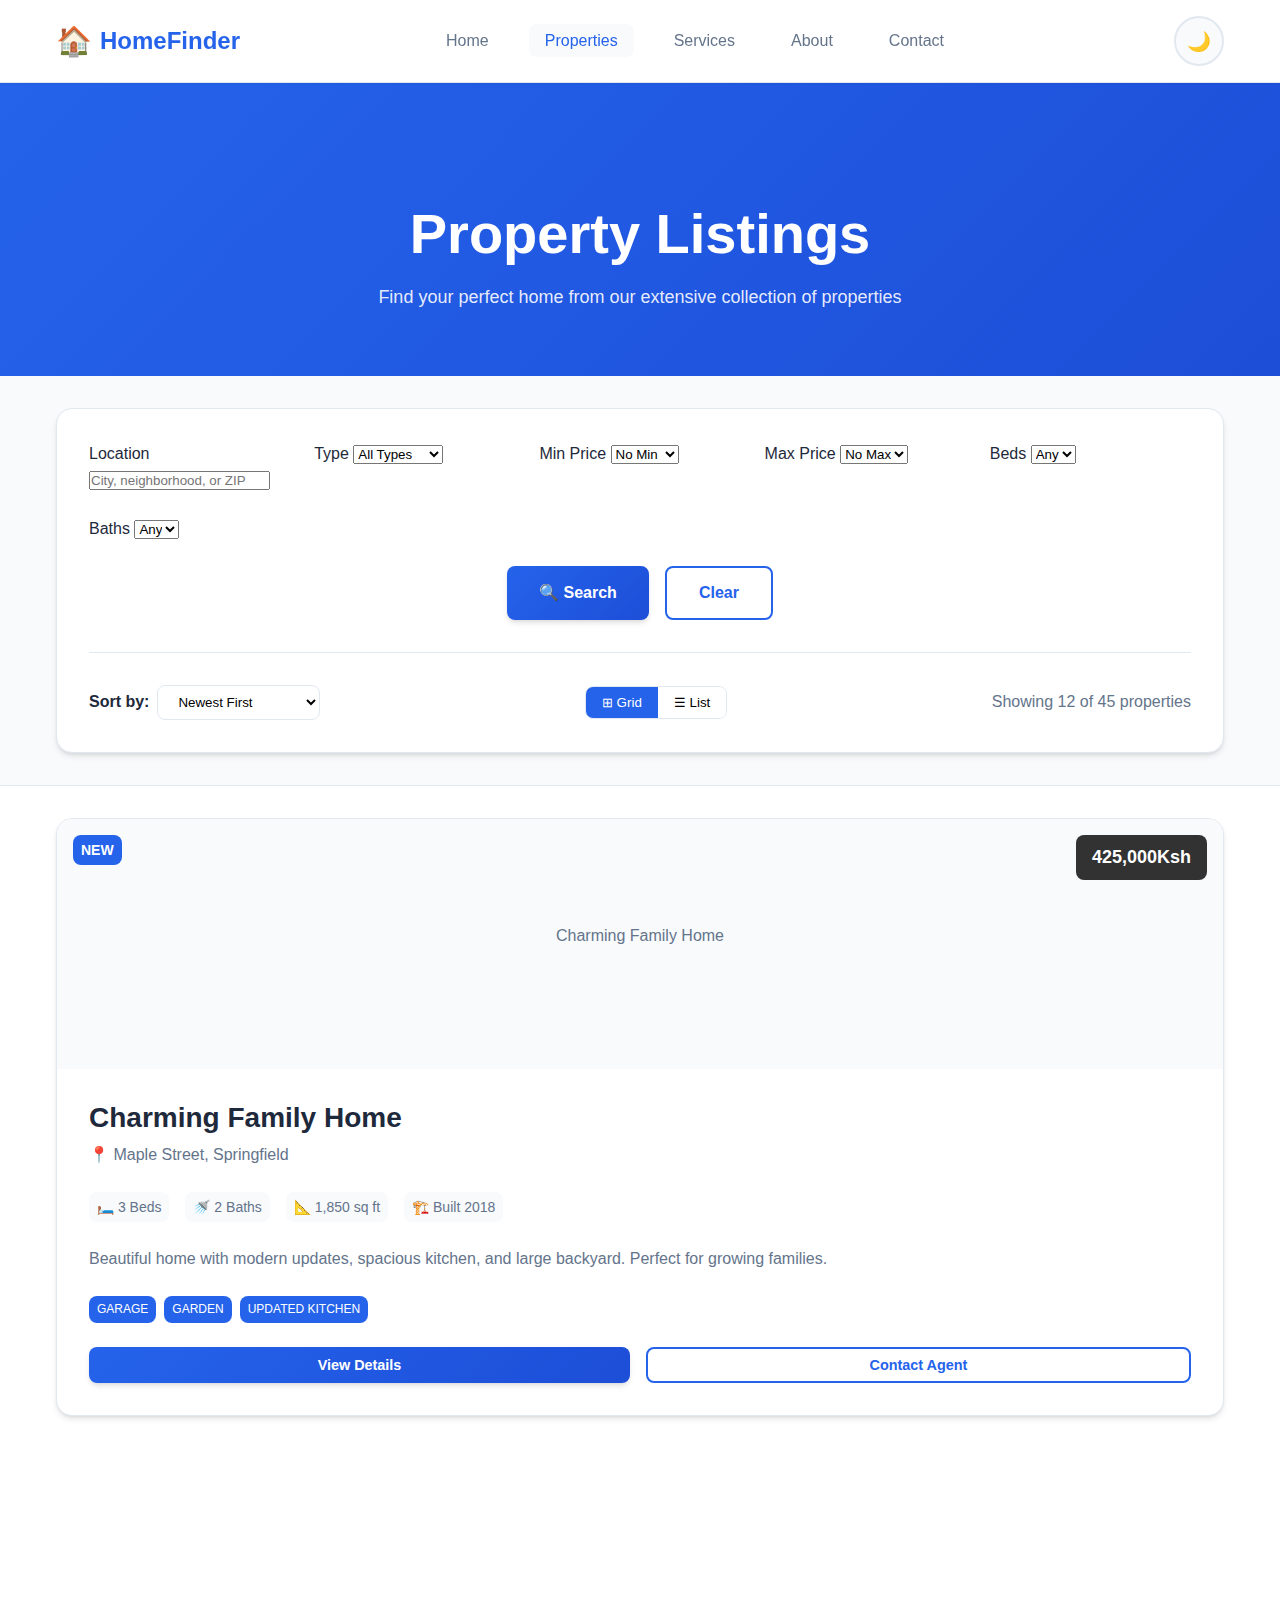
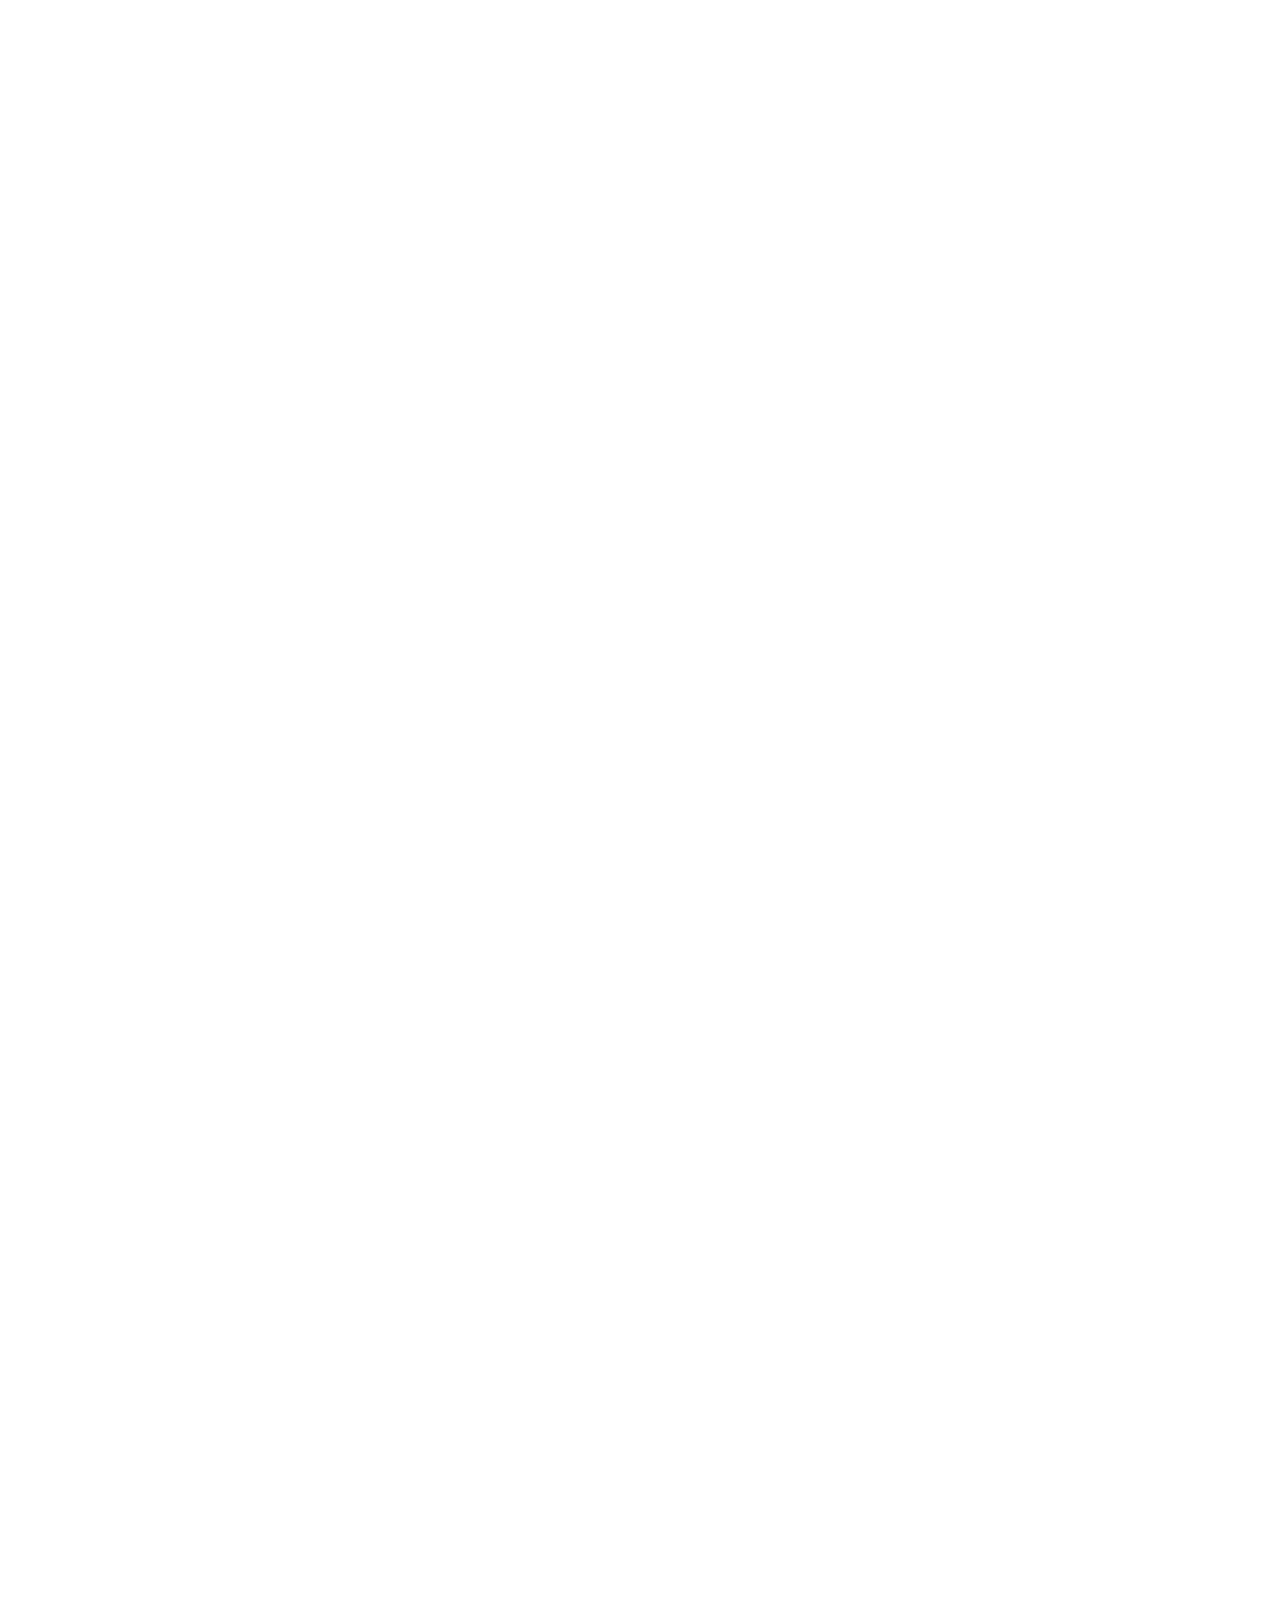
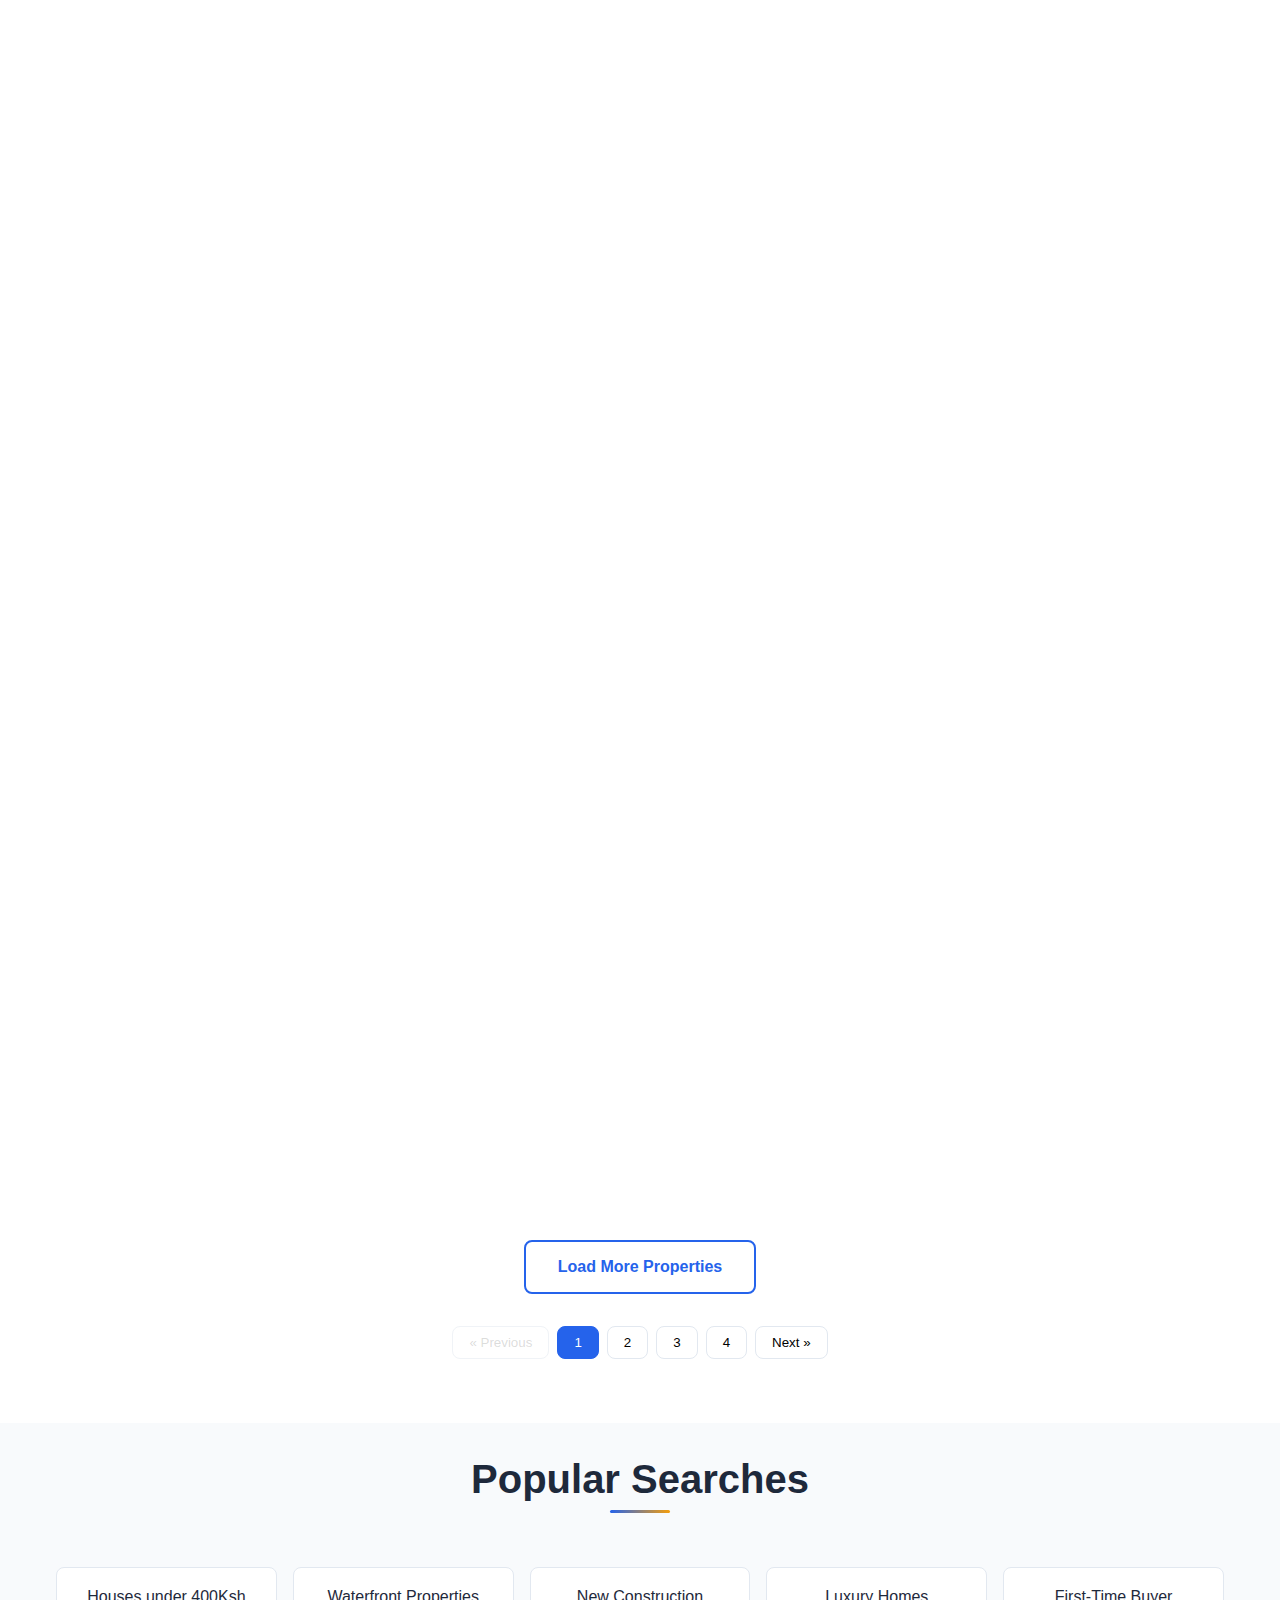
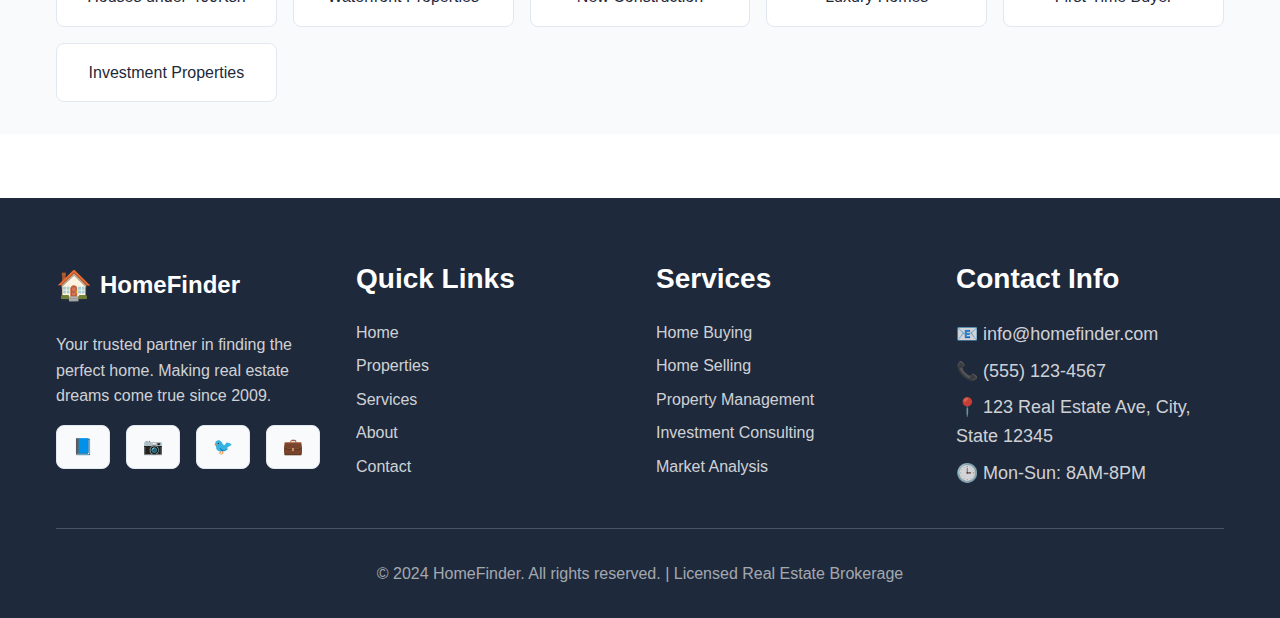
<file: pages/properties.html>
<!DOCTYPE html>
<html lang="en">
<head>
    <meta charset="UTF-8">
    <meta name="viewport" content="width=device-width, initial-scale=1.0">
    <meta name="description" content="Browse all available properties - Houses, apartments, condos and more">
    <title>HomeFinder | Properties</title>
    <link rel="stylesheet" href="../css/styles.css">
</head>
<body>
    <header>
        <nav class="navbar">
            <div class="container">
                <div class="nav-brand">
                    <a href="../index.html" class="logo">
                        <span class="logo-icon">🏠</span>
                        HomeFinder
                    </a>
                </div>
                <ul class="nav-menu">
                    <li><a href="../index.html">Home</a></li>
                    <li><a href="properties.html" class="active">Properties</a></li>
                    <li><a href="services.html">Services</a></li>
                    <li><a href="about.html">About</a></li>
                    <li><a href="contact.html">Contact</a></li>
                </ul>
                <div class="theme-toggle">
                    <button class="theme-toggle-btn" id="themeToggle" aria-label="Toggle dark mode">
                        <span class="theme-icon">🌙</span>
                    </button>
                </div>
                <div class="nav-toggle">
                    <span></span>
                    <span></span>
                    <span></span>
                </div>
            </div>
        </nav>
    </header>

    <!-- Main Content -->
    <main>
        <!-- Page Header -->
        <section class="page-header">
            <div class="container">
                <h1>Property Listings</h1>
                <p>Find your perfect home from our extensive collection of properties</p>
            </div>
        </section>

        <!-- Search and Filter Bar -->
        <section class="search-filter-section">
            <div class="container">
                <div class="search-filter-container">
                    <!-- Advanced Search Form -->
                    <form class="advanced-search-form" id="advancedSearchForm">
                        <div class="search-grid">
                            <div class="search-field">
                                <label for="searchLocation">Location</label>
                                <input type="text" id="searchLocation" name="location" placeholder="City, neighborhood, or ZIP">
                            </div>
                            <div class="search-field">
                                <label for="searchType">Type</label>
                                <select id="searchType" name="type">
                                    <option value="">All Types</option>
                                    <option value="house">House</option>
                                    <option value="apartment">Apartment</option>
                                    <option value="condo">Condo</option>
                                    <option value="townhouse">Townhouse</option>
                                </select>
                            </div>
                            <div class="search-field">
                                <label for="minPrice">Min Price</label>
                                <select id="minPrice" name="minPrice">
                                    <option value="">No Min</option>
                                    <option value="100000">100Ksh</option>
                                    <option value="200000">200Ksh</option>
                                    <option value="300000">300Ksh</option>
                                    <option value="500000">500Ksh</option>
                                </select>
                            </div>
                            <div class="search-field">
                                <label for="maxPrice">Max Price</label>
                                <select id="maxPrice" name="maxPrice">
                                    <option value="">No Max</option>
                                    <option value="300000">300Ksh</option>
                                    <option value="500000">500Ksh</option>
                                    <option value="750000">750Ksh</option>
                                    <option value="1000000">1M</option>
                                </select>
                            </div>
                            <div class="search-field">
                                <label for="searchBeds">Beds</label>
                                <select id="searchBeds" name="beds">
                                    <option value="">Any</option>
                                    <option value="1">1+</option>
                                    <option value="2">2+</option>
                                    <option value="3">3+</option>
                                    <option value="4">4+</option>
                                </select>
                            </div>
                            <div class="search-field">
                                <label for="searchBaths">Baths</label>
                                <select id="searchBaths" name="baths">
                                    <option value="">Any</option>
                                    <option value="1">1+</option>
                                    <option value="2">2+</option>
                                    <option value="3">3+</option>
                                </select>
                            </div>
                        </div>
                        <div class="search-actions">
                            <button type="submit" class="btn btn-primary">🔍 Search</button>
                            <button type="reset" class="btn btn-secondary">Clear</button>
                        </div>
                    </form>

                    <!-- Sort and View Options -->
                    <div class="listing-controls">
                        <div class="sort-options">
                            <label for="sortBy">Sort by:</label>
                            <select id="sortBy" name="sortBy">
                                <option value="newest">Newest First</option>
                                <option value="price-low">Price: Low to High</option>
                                <option value="price-high">Price: High to Low</option>
                                <option value="beds">Most Bedrooms</option>
                                <option value="size">Largest First</option>
                            </select>
                        </div>
                        <div class="view-toggle">
                            <button class="view-btn active" data-view="grid">⊞ Grid</button>
                            <button class="view-btn" data-view="list">☰ List</button>
                        </div>
                        <div class="results-count">
                            <span id="resultsCount">Showing 12 of 45 properties</span>
                        </div>
                    </div>
                </div>
            </div>
        </section>

        <!-- Property Listings -->
        <section class="property-listings">
            <div class="container">
                <div class="properties-container" id="propertiesContainer">
                    <!-- Property 1 -->
                    <div class="property-card" data-type="house" data-price="425000" data-beds="3" data-baths="2" data-aos="fade-up">
                        <div class="property-image">
                            <div class="image-placeholder">
                                <p>Charming Family Home</p>
                            </div>
                            <div class="property-badge">New</div>
                            <div class="property-price">425,000Ksh</div>
                            <div class="property-actions-overlay">
                                <button class="action-btn favorite-btn" title="Add to favorites">💖</button>
                                <button class="action-btn share-btn" title="Share property">📤</button>
                                <button class="action-btn tour-btn" title="Schedule tour">📅</button>
                            </div>
                        </div>
                        <div class="property-info">
                            <h3>Charming Family Home</h3>
                            <p class="property-location">📍 Maple Street, Springfield</p>
                            <div class="property-details">
                                <span class="detail">🛏️ 3 Beds</span>
                                <span class="detail">🚿 2 Baths</span>
                                <span class="detail">📐 1,850 sq ft</span>
                                <span class="detail">🏗️ Built 2018</span>
                            </div>
                            <p class="property-description">Beautiful home with modern updates, spacious kitchen, and large backyard. Perfect for growing families.</p>
                            <div class="property-features">
                                <span class="feature">Garage</span>
                                <span class="feature">Garden</span>
                                <span class="feature">Updated Kitchen</span>
                            </div>
                            <div class="property-actions">
                                <button class="btn btn-primary">View Details</button>
                                <button class="btn btn-secondary">Contact Agent</button>
                            </div>
                        </div>
                    </div>

                    <!-- Property 2 -->
                    <div class="property-card" data-type="apartment" data-price="280000" data-beds="2" data-baths="1" data-aos="fade-up" data-aos-delay="100">
                        <div class="property-image">
                            <div class="image-placeholder">
                                <p>Modern Downtown Apartment</p>
                            </div>
                            <div class="property-price">280,000Ksh</div>
                            <div class="property-actions-overlay">
                                <button class="action-btn favorite-btn" title="Add to favorites">💖</button>
                                <button class="action-btn share-btn" title="Share property">📤</button>
                                <button class="action-btn tour-btn" title="Schedule tour">📅</button>
                            </div>
                        </div>
                        <div class="property-info">
                            <h3>Modern Downtown Apartment</h3>
                            <p class="property-location">📍 Central Ave, Downtown</p>
                            <div class="property-details">
                                <span class="detail">🛏️ 2 Beds</span>
                                <span class="detail">🚿 1 Bath</span>
                                <span class="detail">📐 1,100 sq ft</span>
                                <span class="detail">🏗️ Built 2020</span>
                            </div>
                            <p class="property-description">Sleek apartment with floor-to-ceiling windows, modern appliances, and city views. Walking distance to shops and restaurants.</p>
                            <div class="property-features">
                                <span class="feature">City Views</span>
                                <span class="feature">Gym Access</span>
                                <span class="feature">Rooftop Deck</span>
                            </div>
                            <div class="property-actions">
                                <button class="btn btn-primary">View Details</button>
                                <button class="btn btn-secondary">Contact Agent</button>
                            </div>
                        </div>
                    </div>

                    <!-- Property 3 -->
                    <div class="property-card" data-type="condo" data-price="550000" data-beds="3" data-baths="2" data-aos="fade-up" data-aos-delay="200">
                        <div class="property-image">
                            <div class="image-placeholder">
                                <p>Luxury Waterfront Condo</p>
                            </div>
                            <div class="property-badge featured">Featured</div>
                            <div class="property-price">550,000Ksh</div>
                            <div class="property-actions-overlay">
                                <button class="action-btn favorite-btn" title="Add to favorites">💖</button>
                                <button class="action-btn share-btn" title="Share property">📤</button>
                                <button class="action-btn tour-btn" title="Schedule tour">📅</button>
                            </div>
                        </div>
                        <div class="property-info">
                            <h3>Luxury Waterfront Condo</h3>
                            <p class="property-location">📍 Harbor View, Waterfront District</p>
                            <div class="property-details">
                                <span class="detail">🛏️ 3 Beds</span>
                                <span class="detail">🚿 2 Baths</span>
                                <span class="detail">📐 1,600 sq ft</span>
                                <span class="detail">🏗️ Built 2019</span>
                            </div>
                            <p class="property-description">Stunning waterfront condo with panoramic harbor views, premium finishes, and resort-style amenities.</p>
                            <div class="property-features">
                                <span class="feature">Water Views</span>
                                <span class="feature">Concierge</span>
                                <span class="feature">Pool & Spa</span>
                            </div>
                            <div class="property-actions">
                                <button class="btn btn-primary">View Details</button>
                                <button class="btn btn-secondary">Contact Agent</button>
                            </div>
                        </div>
                    </div>

                    <!-- Property 4 -->
                    <div class="property-card" data-type="townhouse" data-price="380000" data-beds="3" data-baths="3" data-aos="fade-up" data-aos-delay="300">
                        <div class="property-image">
                            <div class="image-placeholder">
                                <p>Spacious Townhouse</p>
                            </div>
                            <div class="property-price">380,000Ksh</div>
                            <div class="property-actions-overlay">
                                <button class="action-btn favorite-btn" title="Add to favorites">💖</button>
                                <button class="action-btn share-btn" title="Share property">📤</button>
                                <button class="action-btn tour-btn" title="Schedule tour">📅</button>
                            </div>
                        </div>
                        <div class="property-info">
                            <h3>Spacious Townhouse</h3>
                            <p class="property-location">📍 Oak Grove, Suburbia</p>
                            <div class="property-details">
                                <span class="detail">🛏️ 3 Beds</span>
                                <span class="detail">🚿 3 Baths</span>
                                <span class="detail">📐 2,200 sq ft</span>
                                <span class="detail">🏗️ Built 2017</span>
                            </div>
                            <p class="property-description">Three-story townhouse with attached garage, private patio, and modern open-concept living.</p>
                            <div class="property-features">
                                <span class="feature">Garage</span>
                                <span class="feature">Patio</span>
                                <span class="feature">Storage</span>
                            </div>
                            <div class="property-actions">
                                <button class="btn btn-primary">View Details</button>
                                <button class="btn btn-secondary">Contact Agent</button>
                            </div>
                        </div>
                    </div>

                    <!-- Property 5 -->
                    <div class="property-card" data-type="house" data-price="720000" data-beds="4" data-baths="3" data-aos="fade-up" data-aos-delay="400">
                        <div class="property-image">
                            <div class="image-placeholder">
                                <p>Executive Home</p>
                            </div>
                            <div class="property-price">720,000Ksh</div>
                            <div class="property-actions-overlay">
                                <button class="action-btn favorite-btn" title="Add to favorites">💖</button>
                                <button class="action-btn share-btn" title="Share property">📤</button>
                                <button class="action-btn tour-btn" title="Schedule tour">📅</button>
                            </div>
                        </div>
                        <div class="property-info">
                            <h3>Executive Home</h3>
                            <p class="property-location">📍 Prestidge Heights, Executive District</p>
                            <div class="property-details">
                                <span class="detail">🛏️ 4 Beds</span>
                                <span class="detail">🚿 3 Baths</span>
                                <span class="detail">📐 3,200 sq ft</span>
                                <span class="detail">🏗️ Built 2021</span>
                            </div>
                            <p class="property-description">Stunning executive home with gourmet kitchen, master suite, home office, and landscaped grounds.</p>
                            <div class="property-features">
                                <span class="feature">Home Office</span>
                                <span class="feature">Gourmet Kitchen</span>
                                <span class="feature">Landscaping</span>
                            </div>
                            <div class="property-actions">
                                <button class="btn btn-primary">View Details</button>
                                <button class="btn btn-secondary">Contact Agent</button>
                            </div>
                        </div>
                    </div>

                    <!-- Property 6 -->
                    <div class="property-card" data-type="apartment" data-price="195000" data-beds="1" data-baths="1" data-aos="fade-up" data-aos-delay="500">
                        <div class="property-image">
                            <div class="image-placeholder">
                                <p>Cozy Studio Apartment</p>
                            </div>
                            <div class="property-price">195,000Ksh</div>
                            <div class="property-actions-overlay">
                                <button class="action-btn favorite-btn" title="Add to favorites">💖</button>
                                <button class="action-btn share-btn" title="Share property">📤</button>
                                <button class="action-btn tour-btn" title="Schedule tour">📅</button>
                            </div>
                        </div>
                        <div class="property-info">
                            <h3>Cozy Studio Apartment</h3>
                            <p class="property-location">📍 Arts District, Creative Quarter</p>
                            <div class="property-details">
                                <span class="detail">🛏️ 1 Bed</span>
                                <span class="detail">🚿 1 Bath</span>
                                <span class="detail">📐 650 sq ft</span>
                                <span class="detail">🏗️ Built 2019</span>
                            </div>
                            <p class="property-description">Perfect starter home or investment property in trendy arts district. High ceilings and modern finishes.</p>
                            <div class="property-features">
                                <span class="feature">High Ceilings</span>
                                <span class="feature">Trendy Area</span>
                                <span class="feature">Investment</span>
                            </div>
                            <div class="property-actions">
                                <button class="btn btn-primary">View Details</button>
                                <button class="btn btn-secondary">Contact Agent</button>
                            </div>
                        </div>
                    </div>
                </div>

                <!-- Load More Button -->
                <div class="load-more-container">
                    <button class="btn btn-secondary load-more-btn" id="loadMoreBtn">Load More Properties</button>
                </div>

                <!-- Pagination -->
                <div class="pagination-container">
                    <div class="pagination">
                        <button class="page-btn" disabled>« Previous</button>
                        <button class="page-btn active">1</button>
                        <button class="page-btn">2</button>
                        <button class="page-btn">3</button>
                        <button class="page-btn">4</button>
                        <button class="page-btn">Next »</button>
                    </div>
                </div>
            </div>
        </section>

        <!-- Quick Links -->
        <section class="quick-links">
            <div class="container">
                <h2 class="section-title">Popular Searches</h2>
                <div class="quick-links-grid">
                    <a href="#" class="quick-link">Houses under 400Ksh</a>
                    <a href="#" class="quick-link">Waterfront Properties</a>
                    <a href="#" class="quick-link">New Construction</a>
                    <a href="#" class="quick-link">Luxury Homes</a>
                    <a href="#" class="quick-link">First-Time Buyer</a>
                    <a href="#" class="quick-link">Investment Properties</a>
                </div>
            </div>
        </section>
    </main>

    <footer>
        <div class="container">
            <div class="footer-content">
                <div class="footer-section">
                    <div class="footer-logo">
                        <span class="logo-icon">🏠</span>
                        HomeFinder
                    </div>
                    <p>Your trusted partner in finding the perfect home. Making real estate dreams come true since 2009.</p>
                    <div class="social-links">
                        <a href="#" class="social-link">📘</a>
                        <a href="#" class="social-link">📷</a>
                        <a href="#" class="social-link">🐦</a>
                        <a href="#" class="social-link">💼</a>
                    </div>
                </div>
                
                <div class="footer-section">
                    <h3>Quick Links</h3>
                    <ul>
                        <li><a href="../index.html">Home</a></li>
                        <li><a href="properties.html">Properties</a></li>
                        <li><a href="services.html">Services</a></li>
                        <li><a href="about.html">About</a></li>
                        <li><a href="contact.html">Contact</a></li>
                    </ul>
                </div>
                
                <div class="footer-section">
                    <h3>Services</h3>
                    <ul>
                        <li><a href="services.html">Home Buying</a></li>
                        <li><a href="services.html">Home Selling</a></li>
                        <li><a href="services.html">Property Management</a></li>
                        <li><a href="services.html">Investment Consulting</a></li>
                        <li><a href="services.html">Market Analysis</a></li>
                    </ul>
                </div>
                
                <div class="footer-section">
                    <h3>Contact Info</h3>
                    <div class="contact-info">
                        <p>📧 info@homefinder.com</p>
                        <p>📞 (555) 123-4567</p>
                        <p>📍 123 Real Estate Ave, City, State 12345</p>
                        <p>🕒 Mon-Sun: 8AM-8PM</p>
                    </div>
                </div>
            </div>
            
            <div class="footer-bottom">
                <p>&copy; 2024 HomeFinder. All rights reserved. | Licensed Real Estate Brokerage</p>
            </div>
        </div>
    </footer>

    <script src="../js/script.js"></script>
</body>
</html>
</file>
<file: css/styles.css>
/* ===== CSS RESET ===== */
* {
    margin: 0;
    padding: 0;
    box-sizing: border-box;
}

/* ===== CSS VARIABLES ===== */
:root {
    /* Light Mode Colors */
    --primary-color: #2563eb;
    --primary-hover: #1d4ed8;
    --secondary-color: #64748b;
    --accent-color: #f59e0b;
    --text-primary: #1e293b;
    --text-secondary: #64748b;
    --text-light: #94a3b8;
    --background: #ffffff;
    --background-alt: #f8fafc;
    --border-color: #e2e8f0;
    --success-color: #10b981;
    --error-color: #ef4444;
    --warning-color: #f59e0b;
    
    /* Typography */
    --font-primary: 'Inter', -apple-system, BlinkMacSystemFont, 'Segoe UI', Roboto, sans-serif;
    --font-heading: 'Inter', sans-serif;
    
    /* Spacing */
    --spacing-xs: 0.25rem;
    --spacing-sm: 0.5rem;
    --spacing-md: 1rem;
    --spacing-lg: 1.5rem;
    --spacing-xl: 2rem;
    --spacing-2xl: 3rem;
    --spacing-3xl: 4rem;
    
    /* Breakpoints */
    --container-max-width: 1200px;
    --border-radius: 0.5rem;
    --border-radius-lg: 1rem;
    
    /* Transitions */
    --transition: all 0.3s ease;
    --transition-fast: all 0.15s ease;
    
    /* Shadows */
    --shadow-sm: 0 1px 2px 0 rgb(0 0 0 / 0.05);
    --shadow-md: 0 4px 6px -1px rgb(0 0 0 / 0.1), 0 2px 4px -2px rgb(0 0 0 / 0.1);
    --shadow-lg: 0 10px 15px -3px rgb(0 0 0 / 0.1), 0 4px 6px -4px rgb(0 0 0 / 0.1);
    --shadow-xl: 0 20px 25px -5px rgb(0 0 0 / 0.1), 0 8px 10px -6px rgb(0 0 0 / 0.1);
}

/* Dark Mode Variables */
[data-theme="dark"] {
    --primary-color: #3b82f6;
    --primary-hover: #2563eb;
    --secondary-color: #94a3b8;
    --accent-color: #fbbf24;
    --text-primary: #f1f5f9;
    --text-secondary: #cbd5e1;
    --text-light: #94a3b8;
    --background: #0f172a;
    --background-alt: #1e293b;
    --border-color: #334155;
    --success-color: #22c55e;
    --error-color: #f87171;
    --warning-color: #fbbf24;
    
    /* Dark mode shadows */
    --shadow-sm: 0 1px 2px 0 rgb(0 0 0 / 0.3);
    --shadow-md: 0 4px 6px -1px rgb(0 0 0 / 0.3), 0 2px 4px -2px rgb(0 0 0 / 0.3);
    --shadow-lg: 0 10px 15px -3px rgb(0 0 0 / 0.3), 0 4px 6px -4px rgb(0 0 0 / 0.3);
    --shadow-xl: 0 20px 25px -5px rgb(0 0 0 / 0.3), 0 8px 10px -6px rgb(0 0 0 / 0.3);
}

/* ===== BASE STYLES ===== */
body {
    font-family: var(--font-primary);
    font-size: 16px;
    line-height: 1.6;
    color: var(--text-primary);
    background-color: var(--background);
    overflow-x: hidden;
    padding-top: 80px; /* Account for fixed header */
    margin: 0;
}

html {
    scroll-behavior: smooth;
}

a {
    text-decoration: none;
    color: inherit;
    transition: var(--transition);
}

img {
    max-width: 100%;
    height: auto;
    display: block;
}

ul {
    list-style: none;
}

/* ===== TYPOGRAPHY ===== */
h1, h2, h3, h4, h5, h6 {
    font-family: var(--font-heading);
    font-weight: 700;
    line-height: 1.2;
    margin-bottom: var(--spacing-md);
    color: var(--text-primary);
}

h1 {
    font-size: clamp(2rem, 5vw, 3.5rem);
}

h2 {
    font-size: clamp(1.75rem, 4vw, 2.5rem);
}

h3 {
    font-size: clamp(1.25rem, 3vw, 1.75rem);
}

h4 {
    font-size: 1.25rem;
}

h5 {
    font-size: 1.125rem;
}

h6 {
    font-size: 1rem;
}

p {
    margin-bottom: var(--spacing-md);
    color: var(--text-secondary);
}

/* ===== LAYOUT UTILITIES ===== */
.container {
    max-width: var(--container-max-width);
    margin: 0 auto;
    padding: 0 var(--spacing-md);
}

.section-title {
    text-align: center;
    margin-bottom: var(--spacing-3xl);
    position: relative;
}

.section-title::after {
    content: '';
    position: absolute;
    bottom: -10px;
    left: 50%;
    transform: translateX(-50%);
    width: 60px;
    height: 3px;
    background: linear-gradient(90deg, var(--primary-color), var(--accent-color));
    border-radius: var(--border-radius);
}

/* ===== BUTTONS ===== */
.btn {
    display: inline-flex;
    align-items: center;
    justify-content: center;
    padding: var(--spacing-md) var(--spacing-xl);
    border: none;
    border-radius: var(--border-radius);
    font-family: var(--font-primary);
    font-size: 1rem;
    font-weight: 600;
    text-decoration: none;
    cursor: pointer;
    transition: var(--transition);
    position: relative;
    overflow: hidden;
}

.btn-primary {
    background: linear-gradient(135deg, var(--primary-color), var(--primary-hover));
    color: white;
    box-shadow: var(--shadow-md);
}

.btn-primary:hover {
    transform: translateY(-2px);
    box-shadow: var(--shadow-lg);
}

.btn-secondary {
    background: transparent;
    color: var(--primary-color);
    border: 2px solid var(--primary-color);
}

.btn-secondary:hover {
    background: var(--primary-color);
    color: white;
    transform: translateY(-2px);
}

/* ===== HEADER & NAVIGATION ===== */
.header {
    position: fixed;
    top: 0;
    left: 0;
    width: 100%;
    background: var(--background);
    border-bottom: 1px solid var(--border-color);
    box-shadow: var(--shadow-sm);
    z-index: 1000;
}

header {
    position: fixed;
    top: 0;
    left: 0;
    width: 100%;
    background: var(--background);
    border-bottom: 1px solid var(--border-color);
    box-shadow: var(--shadow-sm);
    z-index: 1000;
}

.navbar {
    padding: var(--spacing-md) 0;
}

.navbar .container {
    display: flex;
    justify-content: space-between;
    align-items: center;
}

.nav-brand {
    display: flex;
    align-items: center;
}

.nav-brand .logo {
    display: flex;
    align-items: center;
    gap: var(--spacing-sm);
    font-size: 1.5rem;
    font-weight: 800;
    color: var(--primary-color);
    text-decoration: none;
}

.logo-icon {
    font-size: 1.8rem;
}

.nav-menu {
    display: flex;
    align-items: center;
    gap: var(--spacing-lg);
    list-style: none;
    margin: 0;
    padding: 0;
}

.nav-menu li {
    margin: 0;
}

.nav-menu a {
    font-weight: 500;
    color: var(--text-secondary);
    padding: var(--spacing-sm) var(--spacing-md);
    position: relative;
    transition: var(--transition);
    text-decoration: none;
    border-radius: var(--border-radius);
}

.nav-menu a:hover,
.nav-menu a.active {
    color: var(--primary-color);
    background: var(--background-alt);
}

/* Theme Toggle Button */
.theme-toggle {
    display: flex;
    align-items: center;
    gap: var(--spacing-sm);
    margin-left: var(--spacing-lg);
}

.theme-toggle-btn {
    background: var(--background-alt);
    border: 2px solid var(--border-color);
    border-radius: 50px;
    padding: var(--spacing-sm);
    cursor: pointer;
    transition: var(--transition);
    display: flex;
    align-items: center;
    justify-content: center;
    width: 50px;
    height: 50px;
    position: relative;
    overflow: hidden;
}

.theme-toggle-btn:hover {
    background: var(--primary-color);
    border-color: var(--primary-color);
    transform: scale(1.05);
}

.theme-toggle-btn:hover .theme-icon {
    color: white;
}

.theme-icon {
    font-size: 1.2rem;
    color: var(--text-primary);
    transition: var(--transition);
}

.theme-toggle-btn.rotating .theme-icon {
    animation: rotateIcon 0.3s ease-in-out;
}

@keyframes rotateIcon {
    0% { transform: rotate(0deg); }
    50% { transform: rotate(180deg); }
    100% { transform: rotate(360deg); }
}

.nav-toggle {
    display: none;
    flex-direction: column;
    cursor: pointer;
    padding: var(--spacing-sm);
}

.nav-toggle span {
    width: 25px;
    height: 3px;
    background: var(--text-primary);
    margin: 3px 0;
    transition: var(--transition);
}

.nav-container {
    display: flex;
    justify-content: space-between;
    align-items: center;
    max-width: var(--container-max-width);
    margin: 0 auto;
    padding: 0 var(--spacing-md);
}

.logo a {
    font-size: 1.5rem;
    font-weight: 800;
    color: var(--primary-color);
}

.nav-menu {
    display: flex;
    align-items: center;
    gap: var(--spacing-lg);
}

.nav-link {
    font-weight: 500;
    color: var(--text-secondary);
    padding: var(--spacing-sm) 0;
    position: relative;
    transition: var(--transition);
}

.nav-link:hover,
.nav-link.active {
    color: var(--primary-color);
}

.nav-link::after {
    content: '';
    position: absolute;
    bottom: 0;
    left: 0;
    width: 0;
    height: 2px;
    background: var(--primary-color);
    transition: var(--transition);
}

.nav-link:hover::after,
.nav-link.active::after {
    width: 100%;
}

/* Mobile Menu */
.hamburger {
    display: none;
    flex-direction: column;
    cursor: pointer;
    padding: var(--spacing-sm);
}

.bar {
    width: 25px;
    height: 3px;
    background: var(--text-primary);
    margin: 3px 0;
    transition: var(--transition);
    border-radius: var(--border-radius);
}

/* ===== HERO SECTION ===== */
.hero {
    padding: 120px 0 var(--spacing-3xl);
    background: linear-gradient(135deg, var(--background) 0%, var(--background-alt) 100%);
    min-height: 80vh;
    display: flex;
    align-items: center;
}

.hero-container {
    display: grid;
    grid-template-columns: 1fr 1fr;
    gap: var(--spacing-3xl);
    align-items: center;
    max-width: var(--container-max-width);
    margin: 0 auto;
    padding: 0 var(--spacing-md);
}

.hero-title {
    margin-bottom: var(--spacing-lg);
    background: linear-gradient(135deg, var(--primary-color), var(--accent-color));
    -webkit-background-clip: text;
    -webkit-text-fill-color: transparent;
    background-clip: text;
}

.hero-subtitle {
    font-size: 1.25rem;
    margin-bottom: var(--spacing-xl);
    color: var(--text-secondary);
}

.hero-buttons {
    display: flex;
    gap: var(--spacing-lg);
    flex-wrap: wrap;
}

.hero-image {
    display: flex;
    justify-content: center;
    align-items: center;
}

.hero-placeholder {
    width: 100%;
    height: 400px;
    background: var(--background-alt);
    border: 2px dashed var(--border-color);
    border-radius: var(--border-radius-lg);
    display: flex;
    align-items: center;
    justify-content: center;
    color: var(--text-light);
    font-weight: 500;
}

/* ===== PAGE HEADER ===== */
.page-header {
    padding: 120px 0 var(--spacing-3xl);
    background: linear-gradient(135deg, var(--primary-color), var(--primary-hover));
    color: white;
    text-align: center;
}

.page-header h1 {
    color: white;
    margin-bottom: var(--spacing-md);
}

.page-header p {
    font-size: 1.125rem;
    color: rgba(255, 255, 255, 0.9);
    max-width: 600px;
    margin: 0 auto;
}

/* ===== FEATURES SECTION ===== */
.features {
    padding: var(--spacing-3xl) 0;
}

.features-grid {
    display: grid;
    grid-template-columns: repeat(auto-fit, minmax(300px, 1fr));
    gap: var(--spacing-xl);
}

.feature-card {
    padding: var(--spacing-xl);
    background: var(--background);
    border-radius: var(--border-radius-lg);
    box-shadow: var(--shadow-md);
    text-align: center;
    transition: var(--transition);
    border: 1px solid var(--border-color);
}

.feature-card:hover {
    transform: translateY(-5px);
    box-shadow: var(--shadow-lg);
}

.feature-icon {
    font-size: 3rem;
    margin-bottom: var(--spacing-lg);
}

.feature-card h3 {
    margin-bottom: var(--spacing-md);
    color: var(--text-primary);
}

/* ===== ABOUT CONTENT ===== */
.about-content {
    padding: var(--spacing-3xl) 0;
}

.about-grid {
    display: grid;
    grid-template-columns: 1fr 1fr;
    gap: var(--spacing-3xl);
    align-items: center;
}

.about-text h2 {
    margin-bottom: var(--spacing-lg);
}

.about-text p {
    font-size: 1.125rem;
    line-height: 1.7;
    margin-bottom: var(--spacing-lg);
}

.stats {
    display: grid;
    grid-template-columns: repeat(3, 1fr);
    gap: var(--spacing-lg);
    margin-top: var(--spacing-xl);
}

.stat {
    text-align: center;
    padding: var(--spacing-lg);
    background: var(--background-alt);
    border-radius: var(--border-radius);
}

.stat h3 {
    font-size: 2rem;
    color: var(--primary-color);
    margin-bottom: var(--spacing-sm);
}

.stat p {
    color: var(--text-secondary);
    margin: 0;
}

.about-image {
    display: flex;
    justify-content: center;
    align-items: center;
}

.image-placeholder {
    width: 100%;
    height: 400px;
    background: var(--background-alt);
    border: 2px dashed var(--border-color);
    border-radius: var(--border-radius-lg);
    display: flex;
    align-items: center;
    justify-content: center;
    color: var(--text-light);
    font-weight: 500;
}

/* ===== SKILLS SECTION ===== */
.skills {
    padding: var(--spacing-3xl) 0;
    background: var(--background-alt);
}

.skills-grid {
    display: grid;
    grid-template-columns: repeat(auto-fit, minmax(400px, 1fr));
    gap: var(--spacing-3xl);
}

.skill-category h3 {
    margin-bottom: var(--spacing-xl);
    color: var(--primary-color);
}

.skill-item {
    margin-bottom: var(--spacing-lg);
}

.skill-name {
    display: block;
    margin-bottom: var(--spacing-sm);
    font-weight: 600;
    color: var(--text-primary);
}

.skill-bar {
    height: 8px;
    background: var(--border-color);
    border-radius: var(--border-radius);
    overflow: hidden;
}

.skill-progress {
    height: 100%;
    background: linear-gradient(90deg, var(--primary-color), var(--accent-color));
    border-radius: var(--border-radius);
    width: 0;
    transition: width 1s ease;
}

/* ===== TIMELINE ===== */
.timeline {
    padding: var(--spacing-3xl) 0;
}

.timeline-container {
    position: relative;
    max-width: 800px;
    margin: 0 auto;
}

.timeline-container::before {
    content: '';
    position: absolute;
    left: 50%;
    top: 0;
    bottom: 0;
    width: 2px;
    background: var(--border-color);
    transform: translateX(-50%);
}

.timeline-item {
    position: relative;
    margin-bottom: var(--spacing-3xl);
    display: flex;
    align-items: center;
}

.timeline-item:nth-child(odd) {
    flex-direction: row;
}

.timeline-item:nth-child(even) {
    flex-direction: row-reverse;
}

.timeline-date {
    background: var(--primary-color);
    color: white;
    padding: var(--spacing-sm) var(--spacing-md);
    border-radius: var(--border-radius);
    font-weight: 600;
    position: absolute;
    left: 50%;
    transform: translateX(-50%);
    z-index: 2;
}

.timeline-content {
    background: var(--background);
    padding: var(--spacing-xl);
    border-radius: var(--border-radius-lg);
    box-shadow: var(--shadow-md);
    width: calc(50% - 30px);
    border: 1px solid var(--border-color);
}

.timeline-item:nth-child(odd) .timeline-content {
    margin-right: auto;
}

.timeline-item:nth-child(even) .timeline-content {
    margin-left: auto;
}

/* ===== SERVICES GRID ===== */
.services-grid {
    padding: var(--spacing-3xl) 0;
}

.services-container {
    display: grid;
    grid-template-columns: repeat(auto-fit, minmax(350px, 1fr));
    gap: var(--spacing-xl);
}

.service-card {
    background: var(--background);
    padding: var(--spacing-xl);
    border-radius: var(--border-radius-lg);
    box-shadow: var(--shadow-md);
    border: 1px solid var(--border-color);
    text-align: center;
    position: relative;
    transition: var(--transition);
}

.service-card:hover {
    transform: translateY(-5px);
    box-shadow: var(--shadow-lg);
}

.service-card.featured {
    border: 2px solid var(--primary-color);
    transform: scale(1.05);
}

.service-badge {
    position: absolute;
    top: -10px;
    left: 50%;
    transform: translateX(-50%);
    background: var(--primary-color);
    color: white;
    padding: var(--spacing-xs) var(--spacing-md);
    border-radius: var(--border-radius);
    font-size: 0.875rem;
    font-weight: 600;
}

.service-icon {
    font-size: 3rem;
    margin-bottom: var(--spacing-lg);
}

.service-features {
    list-style: none;
    margin: var(--spacing-lg) 0;
    text-align: left;
}

.service-features li {
    padding: var(--spacing-sm) 0;
    color: var(--text-secondary);
    position: relative;
    padding-left: var(--spacing-lg);
}

.service-features li::before {
    content: '✓';
    position: absolute;
    left: 0;
    color: var(--success-color);
    font-weight: bold;
}

.service-price {
    font-size: 1.25rem;
    font-weight: 700;
    color: var(--primary-color);
    margin-top: var(--spacing-lg);
}

/* ===== PROCESS SECTION ===== */
.process {
    padding: var(--spacing-3xl) 0;
    background: var(--background-alt);
}

.process-steps {
    display: grid;
    grid-template-columns: repeat(auto-fit, minmax(250px, 1fr));
    gap: var(--spacing-xl);
}

.process-step {
    display: flex;
    align-items: flex-start;
    gap: var(--spacing-lg);
}

.step-number {
    background: var(--primary-color);
    color: white;
    width: 50px;
    height: 50px;
    border-radius: 50%;
    display: flex;
    align-items: center;
    justify-content: center;
    font-weight: 700;
    font-size: 1.25rem;
    flex-shrink: 0;
}

.step-content h3 {
    margin-bottom: var(--spacing-md);
}

/* ===== PORTFOLIO GRID ===== */
.portfolio-filter {
    padding: var(--spacing-xl) 0;
    text-align: center;
}

.filter-buttons {
    display: flex;
    justify-content: center;
    gap: var(--spacing-md);
    flex-wrap: wrap;
}

.filter-btn {
    padding: var(--spacing-sm) var(--spacing-lg);
    background: var(--background-alt);
    border: 1px solid var(--border-color);
    border-radius: var(--border-radius);
    color: var(--text-secondary);
    cursor: pointer;
    transition: var(--transition);
    font-weight: 500;
}

.filter-btn:hover,
.filter-btn.active {
    background: var(--primary-color);
    color: white;
    border-color: var(--primary-color);
}

.portfolio-grid {
    padding: var(--spacing-xl) 0 var(--spacing-3xl);
}

.projects-container {
    display: grid;
    grid-template-columns: repeat(auto-fit, minmax(350px, 1fr));
    gap: var(--spacing-xl);
}

.project-card {
    background: var(--background);
    border-radius: var(--border-radius-lg);
    box-shadow: var(--shadow-md);
    overflow: hidden;
    transition: var(--transition);
    border: 1px solid var(--border-color);
}

.project-card:hover {
    transform: translateY(-5px);
    box-shadow: var(--shadow-lg);
}

.project-image {
    position: relative;
    overflow: hidden;
}

.project-image .image-placeholder {
    height: 250px;
    margin: 0;
    border-radius: 0;
    border: none;
}

.project-overlay {
    position: absolute;
    top: 0;
    left: 0;
    right: 0;
    bottom: 0;
    background: rgba(37, 99, 235, 0.9);
    display: flex;
    align-items: center;
    justify-content: center;
    opacity: 0;
    transition: var(--transition);
}

.project-card:hover .project-overlay {
    opacity: 1;
}

.project-links {
    display: flex;
    gap: var(--spacing-md);
}

.project-link {
    padding: var(--spacing-sm) var(--spacing-lg);
    background: white;
    color: var(--primary-color);
    border-radius: var(--border-radius);
    font-weight: 600;
    transition: var(--transition);
}

.project-link:hover {
    background: var(--primary-color);
    color: white;
}

.project-info {
    padding: var(--spacing-xl);
}

.project-info h3 {
    margin-bottom: var(--spacing-md);
}

.project-tech {
    display: flex;
    flex-wrap: wrap;
    gap: var(--spacing-sm);
    margin-top: var(--spacing-lg);
}

.tech-tag {
    padding: var(--spacing-xs) var(--spacing-sm);
    background: var(--background-alt);
    color: var(--text-secondary);
    border-radius: var(--border-radius);
    font-size: 0.875rem;
    font-weight: 500;
}

/* ===== TESTIMONIALS ===== */
.testimonials {
    padding: var(--spacing-3xl) 0;
    background: var(--background-alt);
}

.testimonials-grid {
    display: grid;
    grid-template-columns: repeat(auto-fit, minmax(300px, 1fr));
    gap: var(--spacing-xl);
}

.testimonial-card {
    background: var(--background);
    padding: var(--spacing-xl);
    border-radius: var(--border-radius-lg);
    box-shadow: var(--shadow-md);
    border: 1px solid var(--border-color);
}

.testimonial-content {
    margin-bottom: var(--spacing-lg);
}

.testimonial-content p {
    font-style: italic;
    font-size: 1.125rem;
    line-height: 1.6;
    color: var(--text-primary);
}

.testimonial-author h4 {
    margin-bottom: var(--spacing-xs);
    color: var(--primary-color);
}

.testimonial-author span {
    color: var(--text-light);
    font-size: 0.875rem;
}

/* ===== CONTACT SECTION ===== */
.contact-section {
    padding: var(--spacing-3xl) 0;
}

.contact-grid {
    display: grid;
    grid-template-columns: 1fr 1fr;
    gap: var(--spacing-3xl);
}

.contact-info h2 {
    margin-bottom: var(--spacing-lg);
}

.contact-info > p {
    font-size: 1.125rem;
    margin-bottom: var(--spacing-xl);
}

.contact-details {
    margin-bottom: var(--spacing-xl);
}

.contact-item {
    display: flex;
    align-items: flex-start;
    gap: var(--spacing-md);
    margin-bottom: var(--spacing-lg);
    padding: var(--spacing-lg);
    background: var(--background-alt);
    border-radius: var(--border-radius);
}

.contact-icon {
    font-size: 1.5rem;
    flex-shrink: 0;
}

.contact-content h3 {
    margin-bottom: var(--spacing-xs);
    font-size: 1rem;
    color: var(--primary-color);
}

.contact-content p {
    margin: 0;
    color: var(--text-secondary);
    line-height: 1.6;
}

/* Ensure proper contrast for contact details */
.contact-details .contact-content p {
    color: var(--text-primary);
    opacity: 0.8;
}

[data-theme="dark"] .contact-details .contact-content p {
    color: var(--text-secondary);
    opacity: 1;
}

.social-connect h3 {
    margin-bottom: var(--spacing-md);
}

.social-links {
    display: flex;
    flex-wrap: wrap;
    gap: var(--spacing-md);
}

.social-link {
    display: flex;
    align-items: center;
    gap: var(--spacing-sm);
    padding: var(--spacing-sm) var(--spacing-md);
    background: var(--background-alt);
    border-radius: var(--border-radius);
    color: var(--text-secondary);
    transition: var(--transition);
    border: 1px solid var(--border-color);
}

.social-link:hover {
    background: var(--primary-color);
    color: white;
    border-color: var(--primary-color);
}

/* ===== QUICK CONTACT ===== */
.quick-contact {
    padding: var(--spacing-3xl) 0;
}

.quick-contact-grid {
    display: grid;
    grid-template-columns: repeat(auto-fit, minmax(280px, 1fr));
    gap: var(--spacing-xl);
    margin-top: var(--spacing-xl);
}

.quick-contact-item {
    background: var(--background);
    padding: var(--spacing-xl);
    border-radius: var(--border-radius-lg);
    box-shadow: var(--shadow-md);
    border: 1px solid var(--border-color);
    text-align: center;
    transition: var(--transition);
}

.quick-contact-item:hover {
    transform: translateY(-5px);
    box-shadow: var(--shadow-lg);
}

.quick-contact-item .contact-icon {
    font-size: 2rem;
    margin-bottom: var(--spacing-md);
}

.quick-contact-item h3 {
    margin-bottom: var(--spacing-md);
    color: var(--primary-color);
}

.quick-contact-item p {
    color: var(--text-secondary);
    margin-bottom: var(--spacing-lg);
    line-height: 1.6;
}

/* ===== MAP SECTION ===== */
.map-section {
    padding: var(--spacing-3xl) 0;
    background: var(--background-alt);
}

.map-container {
    margin-top: var(--spacing-xl);
    border-radius: var(--border-radius-lg);
    overflow: hidden;
    box-shadow: var(--shadow-lg);
    height: 400px;
}

.map-placeholder {
    background: var(--background);
    border: 1px solid var(--border-color);
    height: 100%;
    display: flex;
    align-items: center;
    justify-content: center;
}

.map-content {
    text-align: center;
    padding: var(--spacing-xl);
    max-width: 400px;
}

.map-content h3 {
    color: var(--primary-color);
    margin-bottom: var(--spacing-md);
}

.map-content p {
    color: var(--text-secondary);
    margin-bottom: var(--spacing-lg);
    line-height: 1.6;
}

.map-features {
    margin-bottom: var(--spacing-lg);
}

.map-features p {
    margin-bottom: var(--spacing-sm);
    color: var(--text-secondary);
}

/* ===== FORMS ===== */
.contact-form {
    background: var(--background);
    padding: var(--spacing-xl);
    border-radius: var(--border-radius-lg);
    box-shadow: var(--shadow-lg);
    border: 1px solid var(--border-color);
}

.form-group {
    margin-bottom: var(--spacing-lg);
}

.form-group label {
    display: block;
    margin-bottom: var(--spacing-sm);
    font-weight: 600;
    color: var(--text-primary);
}

.form-group input,
.form-group select,
.form-group textarea {
    width: 100%;
    padding: var(--spacing-md);
    border: 1px solid var(--border-color);
    border-radius: var(--border-radius);
    font-family: var(--font-primary);
    font-size: 1rem;
    transition: var(--transition);
    background: var(--background);
}

.form-group input:focus,
.form-group select:focus,
.form-group textarea:focus {
    outline: none;
    border-color: var(--primary-color);
    box-shadow: 0 0 0 3px rgba(37, 99, 235, 0.1);
}

.form-group textarea {
    resize: vertical;
    min-height: 120px;
}

.checkbox-group {
    display: flex;
    align-items: flex-start;
    gap: var(--spacing-sm);
}

.checkbox-label {
    display: flex;
    align-items: flex-start;
    gap: var(--spacing-sm);
    cursor: pointer;
    font-size: 0.875rem;
    line-height: 1.5;
}

.checkbox-label input[type="checkbox"] {
    width: auto;
    margin: 0;
}

.error-message {
    display: block;
    color: var(--error-color);
    font-size: 0.875rem;
    margin-top: var(--spacing-xs);
}

.submit-btn {
    width: 100%;
    font-size: 1.125rem;
    padding: var(--spacing-lg) var(--spacing-xl);
}

.form-success {
    background: var(--background);
    padding: var(--spacing-xl);
    border-radius: var(--border-radius-lg);
    box-shadow: var(--shadow-lg);
    text-align: center;
    border: 1px solid var(--success-color);
}

.success-icon {
    font-size: 3rem;
    margin-bottom: var(--spacing-md);
}

.form-success h3 {
    color: var(--success-color);
    margin-bottom: var(--spacing-md);
}

/* ===== FAQ ===== */
.faq {
    padding: var(--spacing-3xl) 0;
    background: var(--background-alt);
}

.faq-container {
    max-width: 800px;
    margin: 0 auto;
}

.faq-item {
    background: var(--background);
    border-radius: var(--border-radius);
    margin-bottom: var(--spacing-md);
    border: 1px solid var(--border-color);
    overflow: hidden;
}

.faq-question {
    display: flex;
    justify-content: space-between;
    align-items: center;
    padding: var(--spacing-lg);
    cursor: pointer;
    transition: var(--transition);
}

.faq-question:hover {
    background: var(--background-alt);
}

.faq-question h3 {
    margin: 0;
    font-size: 1.125rem;
}

.faq-toggle {
    font-size: 1.5rem;
    font-weight: bold;
    color: var(--primary-color);
    transition: var(--transition);
}

.faq-item.active .faq-toggle {
    transform: rotate(45deg);
}

.faq-answer {
    padding: 0 var(--spacing-lg) var(--spacing-lg);
    display: none;
}

.faq-item.active .faq-answer {
    display: block;
}

.faq-answer p {
    margin: 0;
    color: var(--text-secondary);
    line-height: 1.6;
}

/* ===== CTA SECTION ===== */
.cta {
    padding: var(--spacing-3xl) 0;
    background: linear-gradient(135deg, var(--primary-color), var(--primary-hover));
    color: white;
    text-align: center;
}

.cta h2 {
    color: white;
    margin-bottom: var(--spacing-md);
}

.cta p {
    font-size: 1.125rem;
    margin-bottom: var(--spacing-xl);
    color: rgba(255, 255, 255, 0.9);
}

.cta .btn-primary {
    background: white;
    color: var(--primary-color);
}

.cta .btn-primary:hover {
    background: var(--background-alt);
    color: var(--primary-hover);
}

/* ===== FOOTER ===== */
.footer {
    background: #1e293b;
    color: white;
    padding: var(--spacing-3xl) 0 var(--spacing-xl);
    margin-top: var(--spacing-3xl);
}

footer {
    background: #1e293b;
    color: white;
    padding: var(--spacing-3xl) 0 var(--spacing-xl);
    margin-top: var(--spacing-3xl);
}

.footer-content {
    display: grid;
    grid-template-columns: repeat(auto-fit, minmax(250px, 1fr));
    gap: var(--spacing-xl);
    margin-bottom: var(--spacing-xl);
}

.footer-section h3 {
    color: white;
    margin-bottom: var(--spacing-lg);
}

.footer-section p {
    color: rgba(255, 255, 255, 0.8);
    margin-bottom: var(--spacing-md);
}

.footer-section ul {
    list-style: none;
    padding: 0;
    margin: 0;
}

.footer-section ul li {
    margin-bottom: var(--spacing-sm);
}

.footer-section ul li a {
    color: rgba(255, 255, 255, 0.8);
    transition: var(--transition);
    text-decoration: none;
}

.footer-section ul li a:hover {
    color: white;
}

.footer-logo {
    display: flex;
    align-items: center;
    gap: var(--spacing-sm);
    font-size: 1.5rem;
    font-weight: 800;
    color: white;
    margin-bottom: var(--spacing-lg);
}

.footer .social-links {
    display: flex;
    gap: var(--spacing-md);
}

.footer .social-link {
    color: rgba(255, 255, 255, 0.8);
    transition: var(--transition);
    text-decoration: none;
    display: inline-block;
    padding: var(--spacing-sm);
}

.footer .social-link:hover {
    color: white;
}

.contact-info p {
    margin-bottom: var(--spacing-sm);
    color: rgba(255, 255, 255, 0.8);
}

.footer-bottom {
    text-align: center;
    padding-top: var(--spacing-xl);
    border-top: 1px solid rgba(255, 255, 255, 0.2);
}

.footer-bottom p {
    margin: 0;
    color: rgba(255, 255, 255, 0.6);
}

/* ===== ANIMATIONS ===== */
@keyframes fadeInUp {
    from {
        opacity: 0;
        transform: translateY(30px);
    }
    to {
        opacity: 1;
        transform: translateY(0);
    }
}

@keyframes fadeInLeft {
    from {
        opacity: 0;
        transform: translateX(-30px);
    }
    to {
        opacity: 1;
        transform: translateX(0);
    }
}

@keyframes fadeInRight {
    from {
        opacity: 0;
        transform: translateX(30px);
    }
    to {
        opacity: 1;
        transform: translateX(0);
    }
}

[data-aos="fade-up"] {
    opacity: 0;
    animation: fadeInUp 0.6s ease forwards;
}

[data-aos="fade-left"] {
    opacity: 0;
    animation: fadeInLeft 0.6s ease forwards;
}

[data-aos="fade-right"] {
    opacity: 0;
    animation: fadeInRight 0.6s ease forwards;
}

[data-aos-delay="100"] {
    animation-delay: 0.1s;
}

[data-aos-delay="200"] {
    animation-delay: 0.2s;
}

[data-aos-delay="300"] {
    animation-delay: 0.3s;
}

[data-aos-delay="400"] {
    animation-delay: 0.4s;
}

[data-aos-delay="500"] {
    animation-delay: 0.5s;
}

/* ===== UTILITY CLASSES ===== */
.text-center {
    text-align: center;
}

.text-left {
    text-align: left;
}

.text-right {
    text-align: right;
}

.mb-0 { margin-bottom: 0; }
.mb-1 { margin-bottom: var(--spacing-xs); }
.mb-2 { margin-bottom: var(--spacing-sm); }
.mb-3 { margin-bottom: var(--spacing-md); }
.mb-4 { margin-bottom: var(--spacing-lg); }
.mb-5 { margin-bottom: var(--spacing-xl); }

.mt-0 { margin-top: 0; }
.mt-1 { margin-top: var(--spacing-xs); }
.mt-2 { margin-top: var(--spacing-sm); }
.mt-3 { margin-top: var(--spacing-md); }
.mt-4 { margin-top: var(--spacing-lg); }
.mt-5 { margin-top: var(--spacing-xl); }

.p-0 { padding: 0; }
.p-1 { padding: var(--spacing-xs); }
.p-2 { padding: var(--spacing-sm); }
.p-3 { padding: var(--spacing-md); }
.p-4 { padding: var(--spacing-lg); }
.p-5 { padding: var(--spacing-xl); }

/* ===== PROPERTY LISTING STYLES ===== */

/* Search Form in Hero */
.search-form-container {
    background: var(--background);
    border-radius: var(--border-radius-lg);
    padding: var(--spacing-xl);
    box-shadow: var(--shadow-xl);
    margin-top: var(--spacing-xl);
    border: 1px solid var(--border-color);
}

.property-search-form .search-row {
    display: grid;
    grid-template-columns: repeat(auto-fit, minmax(220px, 1fr));
    gap: var(--spacing-lg);
    align-items: end;
}

@media (min-width: 768px) and (max-width: 1200px) {
    .property-search-form .search-row {
        grid-template-columns: repeat(2, 1fr);
    }
}

.property-search-form .search-field {
    display: flex;
    flex-direction: column;
}

.property-search-form .search-field label {
    font-weight: 600;
    margin-bottom: var(--spacing-sm);
    color: var(--text-primary);
}

.property-search-form .search-field input,
.property-search-form .search-field select {
    padding: var(--spacing-md);
    border: 1px solid var(--border-color);
    border-radius: var(--border-radius);
    font-family: var(--font-primary);
    font-size: 1rem;
    transition: var(--transition);
}

.property-search-form .search-field input:focus,
.property-search-form .search-field select:focus {
    outline: none;
    border-color: var(--primary-color);
    box-shadow: 0 0 0 3px rgba(37, 99, 235, 0.1);
}

.search-btn {
    height: fit-content;
    white-space: nowrap;
    padding: var(--spacing-md) var(--spacing-xl);
}

/* Featured Properties */
.featured-properties {
    padding: var(--spacing-3xl) 0;
}

.properties-grid {
    display: grid;
    grid-template-columns: repeat(auto-fit, minmax(350px, 1fr));
    gap: var(--spacing-xl);
    margin-bottom: var(--spacing-xl);
}

.property-card {
    background: var(--background);
    border-radius: var(--border-radius-lg);
    box-shadow: var(--shadow-md);
    overflow: hidden;
    transition: var(--transition);
    border: 1px solid var(--border-color);
    position: relative;
}

.property-card:hover {
    transform: translateY(-5px);
    box-shadow: var(--shadow-lg);
}

.property-image {
    position: relative;
    overflow: hidden;
}

.property-image .image-placeholder {
    height: 250px;
    background: var(--background-alt);
    display: flex;
    align-items: center;
    justify-content: center;
    color: var(--text-light);
    font-weight: 500;
    margin: 0;
    border-radius: 0;
    border: none;
}

.property-badge {
    position: absolute;
    top: var(--spacing-md);
    left: var(--spacing-md);
    background: var(--primary-color);
    color: white;
    padding: var(--spacing-xs) var(--spacing-sm);
    border-radius: var(--border-radius);
    font-size: 0.875rem;
    font-weight: 600;
    text-transform: uppercase;
}

.property-badge.new {
    background: var(--success-color);
}

.property-badge.featured {
    background: var(--accent-color);
}

.property-price {
    position: absolute;
    top: var(--spacing-md);
    right: var(--spacing-md);
    background: rgba(0, 0, 0, 0.8);
    color: white;
    padding: var(--spacing-sm) var(--spacing-md);
    border-radius: var(--border-radius);
    font-size: 1.125rem;
    font-weight: 700;
}

.property-actions-overlay {
    position: absolute;
    top: var(--spacing-md);
    right: var(--spacing-md);
    display: flex;
    flex-direction: column;
    gap: var(--spacing-sm);
    opacity: 0;
    transition: var(--transition);
}

.property-card:hover .property-actions-overlay {
    opacity: 1;
}

.action-btn {
    width: 40px;
    height: 40px;
    border: none;
    border-radius: 50%;
    background: white;
    box-shadow: var(--shadow-md);
    cursor: pointer;
    display: flex;
    align-items: center;
    justify-content: center;
    font-size: 1.2rem;
    transition: var(--transition);
}

.action-btn:hover {
    transform: scale(1.1);
    box-shadow: var(--shadow-lg);
}

.property-info {
    padding: var(--spacing-xl);
}

.property-info h3 {
    margin-bottom: var(--spacing-sm);
    color: var(--text-primary);
}

.property-location {
    color: var(--text-secondary);
    margin-bottom: var(--spacing-lg);
    font-weight: 500;
}

.property-details {
    display: flex;
    gap: var(--spacing-md);
    margin-bottom: var(--spacing-lg);
    flex-wrap: wrap;
}

.property-details .detail {
    background: var(--background-alt);
    padding: var(--spacing-xs) var(--spacing-sm);
    border-radius: var(--border-radius);
    font-size: 0.875rem;
    font-weight: 500;
    color: var(--text-secondary);
}

.property-description {
    color: var(--text-secondary);
    line-height: 1.6;
    margin-bottom: var(--spacing-lg);
}

.property-features {
    display: flex;
    flex-wrap: wrap;
    gap: var(--spacing-sm);
    margin-bottom: var(--spacing-lg);
}

.property-features .feature {
    background: var(--primary-color);
    color: white;
    padding: var(--spacing-xs) var(--spacing-sm);
    border-radius: var(--border-radius);
    font-size: 0.75rem;
    font-weight: 500;
    text-transform: uppercase;
}

.property-actions {
    display: flex;
    gap: var(--spacing-md);
}

.property-actions .btn {
    flex: 1;
    padding: var(--spacing-sm) var(--spacing-md);
    font-size: 0.9rem;
}

/* Property Types */
.property-types {
    padding: var(--spacing-3xl) 0;
    background: var(--background-alt);
}

.types-grid {
    display: grid;
    grid-template-columns: repeat(auto-fit, minmax(250px, 1fr));
    gap: var(--spacing-xl);
}

.type-card {
    background: var(--background);
    padding: var(--spacing-xl);
    border-radius: var(--border-radius-lg);
    text-align: center;
    box-shadow: var(--shadow-md);
    border: 1px solid var(--border-color);
    transition: var(--transition);
    cursor: pointer;
}

.type-card:hover {
    transform: translateY(-5px);
    box-shadow: var(--shadow-lg);
}

.type-icon {
    font-size: 3rem;
    margin-bottom: var(--spacing-lg);
}

.type-card h3 {
    margin-bottom: var(--spacing-md);
    color: var(--primary-color);
}

.property-count {
    display: inline-block;
    background: var(--background-alt);
    color: var(--text-secondary);
    padding: var(--spacing-xs) var(--spacing-sm);
    border-radius: var(--border-radius);
    font-size: 0.875rem;
    font-weight: 600;
    margin-top: var(--spacing-md);
}

/* Why Choose Us / Features */
.why-choose-us {
    padding: var(--spacing-3xl) 0;
}

/* View All Container */
.view-all-container {
    text-align: center;
    margin-top: var(--spacing-xl);
}

.cta-buttons {
    display: flex;
    gap: var(--spacing-lg);
    justify-content: center;
    flex-wrap: wrap;
    margin-bottom: var(--spacing-3xl);
}

/* Search and Filter Section */
.search-filter-section {
    padding: var(--spacing-xl) 0;
    background: var(--background-alt);
    border-bottom: 1px solid var(--border-color);
}

.search-filter-container {
    background: var(--background);
    padding: var(--spacing-xl);
    border-radius: var(--border-radius-lg);
    box-shadow: var(--shadow-md);
    border: 1px solid var(--border-color);
}

.advanced-search-form .search-grid {
    display: grid;
    grid-template-columns: repeat(auto-fit, minmax(180px, 1fr));
    gap: var(--spacing-lg);
    margin-bottom: var(--spacing-lg);
}

.search-actions {
    display: flex;
    gap: var(--spacing-md);
    justify-content: center;
}

.listing-controls {
    display: flex;
    justify-content: space-between;
    align-items: center;
    margin-top: var(--spacing-xl);
    padding-top: var(--spacing-xl);
    border-top: 1px solid var(--border-color);
    flex-wrap: wrap;
    gap: var(--spacing-md);
}

.sort-options {
    display: flex;
    align-items: center;
    gap: var(--spacing-sm);
}

.sort-options label {
    font-weight: 600;
    color: var(--text-primary);
}

.sort-options select {
    padding: var(--spacing-sm) var(--spacing-md);
    border: 1px solid var(--border-color);
    border-radius: var(--border-radius);
    background: white;
}

.view-toggle {
    display: flex;
    border: 1px solid var(--border-color);
    border-radius: var(--border-radius);
    overflow: hidden;
}

.view-btn {
    padding: var(--spacing-sm) var(--spacing-md);
    border: none;
    background: white;
    cursor: pointer;
    transition: var(--transition);
}

.view-btn.active,
.view-btn:hover {
    background: var(--primary-color);
    color: white;
}

.results-count {
    color: var(--text-secondary);
    font-weight: 500;
}

/* Property Listings */
.property-listings {
    padding: var(--spacing-xl) 0 var(--spacing-3xl);
}

.properties-container.list-view {
    display: flex;
    flex-direction: column;
    gap: var(--spacing-lg);
}

.properties-container.list-view .property-card {
    display: flex;
    max-height: 200px;
}

.properties-container.list-view .property-image {
    flex: 0 0 300px;
}

.properties-container.list-view .property-info {
    flex: 1;
}

/* Load More and Pagination */
.load-more-container {
    text-align: center;
    margin: var(--spacing-xl) 0;
}

.pagination-container {
    text-align: center;
    margin-top: var(--spacing-xl);
}

.pagination {
    display: inline-flex;
    gap: var(--spacing-sm);
}

.page-btn {
    padding: var(--spacing-sm) var(--spacing-md);
    border: 1px solid var(--border-color);
    background: white;
    cursor: pointer;
    border-radius: var(--border-radius);
    transition: var(--transition);
}

.page-btn:hover:not(:disabled),
.page-btn.active {
    background: var(--primary-color);
    color: white;
    border-color: var(--primary-color);
}

.page-btn:disabled {
    opacity: 0.5;
    cursor: not-allowed;
}

/* Quick Links */
.quick-links {
    padding: var(--spacing-xl) 0;
    background: var(--background-alt);
}

.quick-links-grid {
    display: grid;
    grid-template-columns: repeat(auto-fit, minmax(200px, 1fr));
    gap: var(--spacing-md);
}

.quick-link {
    background: white;
    padding: var(--spacing-md);
    border-radius: var(--border-radius);
    text-align: center;
    color: var(--text-primary);
    font-weight: 500;
    border: 1px solid var(--border-color);
    transition: var(--transition);
}

.quick-link:hover {
    background: var(--primary-color);
    color: white;
    border-color: var(--primary-color);
}

/* Agent Profiles */
.agent-profiles {
    padding: var(--spacing-3xl) 0;
    background: var(--background-alt);
}

.agents-grid {
    display: grid;
    grid-template-columns: repeat(auto-fit, minmax(300px, 1fr));
    gap: var(--spacing-xl);
}

.agent-card {
    background: var(--background);
    border-radius: var(--border-radius-lg);
    box-shadow: var(--shadow-md);
    overflow: hidden;
    border: 1px solid var(--border-color);
    transition: var(--transition);
}

.agent-card:hover {
    transform: translateY(-5px);
    box-shadow: var(--shadow-lg);
}

.agent-image .image-placeholder {
    height: 200px;
    background: var(--background-alt);
    display: flex;
    align-items: center;
    justify-content: center;
    color: var(--text-light);
    font-weight: 500;
}

.agent-info {
    padding: var(--spacing-xl);
}

.agent-info h3 {
    margin-bottom: var(--spacing-sm);
    color: var(--primary-color);
}

.agent-title {
    color: var(--text-secondary);
    font-weight: 600;
    margin-bottom: var(--spacing-xs);
}

.agent-experience {
    color: var(--text-light);
    font-size: 0.875rem;
    margin-bottom: var(--spacing-lg);
}

.agent-stats {
    display: grid;
    grid-template-columns: 1fr 1fr;
    gap: var(--spacing-md);
    margin-bottom: var(--spacing-lg);
}

.agent-stats .stat {
    text-align: center;
    padding: var(--spacing-md);
    background: var(--background-alt);
    border-radius: var(--border-radius);
}

.agent-stats .stat-number {
    display: block;
    font-size: 1.25rem;
    font-weight: 700;
    color: var(--primary-color);
}

.agent-stats .stat-label {
    font-size: 0.875rem;
    color: var(--text-secondary);
}

.agent-specialties {
    display: flex;
    flex-wrap: wrap;
    gap: var(--spacing-sm);
    margin-bottom: var(--spacing-lg);
}

.specialty {
    background: var(--primary-color);
    color: white;
    padding: var(--spacing-xs) var(--spacing-sm);
    border-radius: var(--border-radius);
    font-size: 0.75rem;
    font-weight: 500;
}

.agent-contact p {
    margin-bottom: var(--spacing-sm);
    font-size: 0.875rem;
    color: var(--text-secondary);
}

.agent-contact p:last-child {
    margin-bottom: 0;
}

/* Additional About Page Styles */
.company-story {
    padding: var(--spacing-3xl) 0;
}

.mission-values {
    padding: var(--spacing-3xl) 0;
}

.values-grid {
    display: grid;
    grid-template-columns: repeat(auto-fit, minmax(300px, 1fr));
    gap: var(--spacing-xl);
}

.value-card {
    background: var(--background);
    padding: var(--spacing-xl);
    border-radius: var(--border-radius-lg);
    text-align: center;
    box-shadow: var(--shadow-md);
    border: 1px solid var(--border-color);
    transition: var(--transition);
}

.value-card:hover {
    transform: translateY(-5px);
    box-shadow: var(--shadow-lg);
}

.value-icon {
    font-size: 3rem;
    margin-bottom: var(--spacing-lg);
}

.value-card h3 {
    color: var(--primary-color);
    margin-bottom: var(--spacing-md);
}

.team-section {
    padding: var(--spacing-3xl) 0;
}

.team-grid {
    display: grid;
    grid-template-columns: repeat(auto-fit, minmax(350px, 1fr));
    gap: var(--spacing-xl);
}

.team-member {
    background: white;
    border-radius: var(--border-radius-lg);
    box-shadow: var(--shadow-md);
    overflow: hidden;
    border: 1px solid var(--border-color);
    transition: var(--transition);
}

.team-member:hover {
    transform: translateY(-5px);
    box-shadow: var(--shadow-lg);
}

.member-image .placeholder-image {
    height: 250px;
    background: var(--background-alt);
    display: flex;
    align-items: center;
    justify-content: center;
    color: var(--text-light);
    font-weight: 500;
}

.member-info {
    padding: var(--spacing-xl);
}

.member-info h3 {
    color: var(--primary-color);
    margin-bottom: var(--spacing-sm);
}

.member-title {
    color: var(--text-secondary);
    font-weight: 600;
    margin-bottom: var(--spacing-sm);
}

.member-bio {
    color: var(--text-secondary);
    line-height: 1.6;
    margin-bottom: var(--spacing-lg);
}

.member-credentials {
    display: flex;
    flex-wrap: wrap;
    gap: var(--spacing-sm);
}

.credential {
    background: var(--primary-color);
    color: white;
    padding: var(--spacing-xs) var(--spacing-sm);
    border-radius: var(--border-radius);
    font-size: 0.75rem;
    font-weight: 500;
}

.company-stats {
    padding: var(--spacing-3xl) 0;
}

.stats-grid {
    display: grid;
    grid-template-columns: repeat(auto-fit, minmax(150px, 1fr));
    gap: var(--spacing-xl);
}

.stat-item {
    text-align: center;
}

.stat-number {
    font-size: 2.5rem;
    font-weight: 700;
    margin-bottom: var(--spacing-sm);
    display: block;
}

.stat-label {
    font-size: 1rem;
    opacity: 0.9;
}

.community-involvement {
    padding: var(--spacing-3xl) 0;
}

.involvement-list {
    margin-top: var(--spacing-xl);
}

.involvement-item {
    margin-bottom: var(--spacing-xl);
}

.involvement-item h4 {
    color: var(--primary-color);
    margin-bottom: var(--spacing-sm);
}

.involvement-item p {
    color: var(--text-secondary);
    line-height: 1.6;
}

.achievements {
    margin-top: var(--spacing-xl);
    padding: var(--spacing-xl);
    background: var(--background-alt);
    border-radius: var(--border-radius);
}

.achievements h3 {
    color: var(--primary-color);
    margin-bottom: var(--spacing-md);
}

.achievements ul {
    list-style: none;
    padding: 0;
}

.achievements li {
    padding: var(--spacing-sm) 0;
    color: var(--text-secondary);
    border-bottom: 1px solid var(--border-color);
    position: relative;
    padding-left: var(--spacing-lg);
}

.achievements li:last-child {
    border-bottom: none;
}

.achievements li::before {
    content: "✓";
    position: absolute;
    left: 0;
    color: var(--success-color);
    font-weight: bold;
}

.hidden {
    display: none;
}

.visible {
    display: block;
}

/* ===== RESPONSIVE STYLES ===== */
@media (max-width: 768px) {
    body {
        padding-top: 70px;
    }
    
    .nav-menu {
        position: fixed;
        top: 70px;
        left: -100%;
        width: 100%;
        background: var(--background);
        flex-direction: column;
        padding: var(--spacing-xl) var(--spacing-md);
        box-shadow: var(--shadow-lg);
        transition: var(--transition);
        height: calc(100vh - 70px);
        overflow-y: auto;
    }
    
    .nav-menu.active {
        left: 0;
    }
    
    .nav-menu li {
        width: 100%;
        margin-bottom: var(--spacing-md);
    }
    
    .nav-menu a {
        display: block;
        padding: var(--spacing-lg);
        border-bottom: 1px solid var(--border-color);
    }
    
    .nav-toggle {
        display: flex;
    }
    
    .theme-toggle {
        position: absolute;
        right: 60px;
        top: 50%;
        transform: translateY(-50%);
        margin: 0;
    }
    
    .theme-toggle-btn {
        width: 40px;
        height: 40px;
        padding: var(--spacing-xs);
    }
    
    .theme-icon {
        font-size: 1rem;
    }
    
    .nav-toggle.active span:nth-child(1) {
        transform: rotate(45deg) translate(5px, 5px);
    }
    
    .nav-toggle.active span:nth-child(2) {
        opacity: 0;
    }
    
    .nav-toggle.active span:nth-child(3) {
        transform: rotate(-45deg) translate(7px, -6px);
    }
    
    .hero-title {
        font-size: 2rem;
    }
    
    .hero-subtitle {
        font-size: 1rem;
    }
    
    .properties-grid {
        grid-template-columns: 1fr;
    }
    
    .search-row {
        grid-template-columns: 1fr;
    }
    
    .grid-2 {
        grid-template-columns: 1fr;
    }
    
    /* Mobile Button Sizing */
    .btn {
        padding: var(--spacing-sm) var(--spacing-md);
        font-size: 0.9rem;
        min-width: auto;
    }
    
    .hero-buttons {
        gap: var(--spacing-md);
        flex-direction: column;
        align-items: stretch;
    }
    
    .hero-buttons .btn {
        width: 100%;
        text-align: center;
    }
    
    /* Contact Page Mobile Responsiveness */
    .contact-grid {
        grid-template-columns: 1fr;
        gap: var(--spacing-xl);
    }
    
    .contact-item {
        padding: var(--spacing-md);
    }
    
    .contact-icon {
        font-size: 1.25rem;
    }
    
    .quick-contact-grid {
        grid-template-columns: 1fr;
        gap: var(--spacing-md);
    }
    
    .map-container {
        height: 300px;
    }
    
    .footer-content {
        grid-template-columns: 1fr;
        text-align: center;
    }
}
</file>
